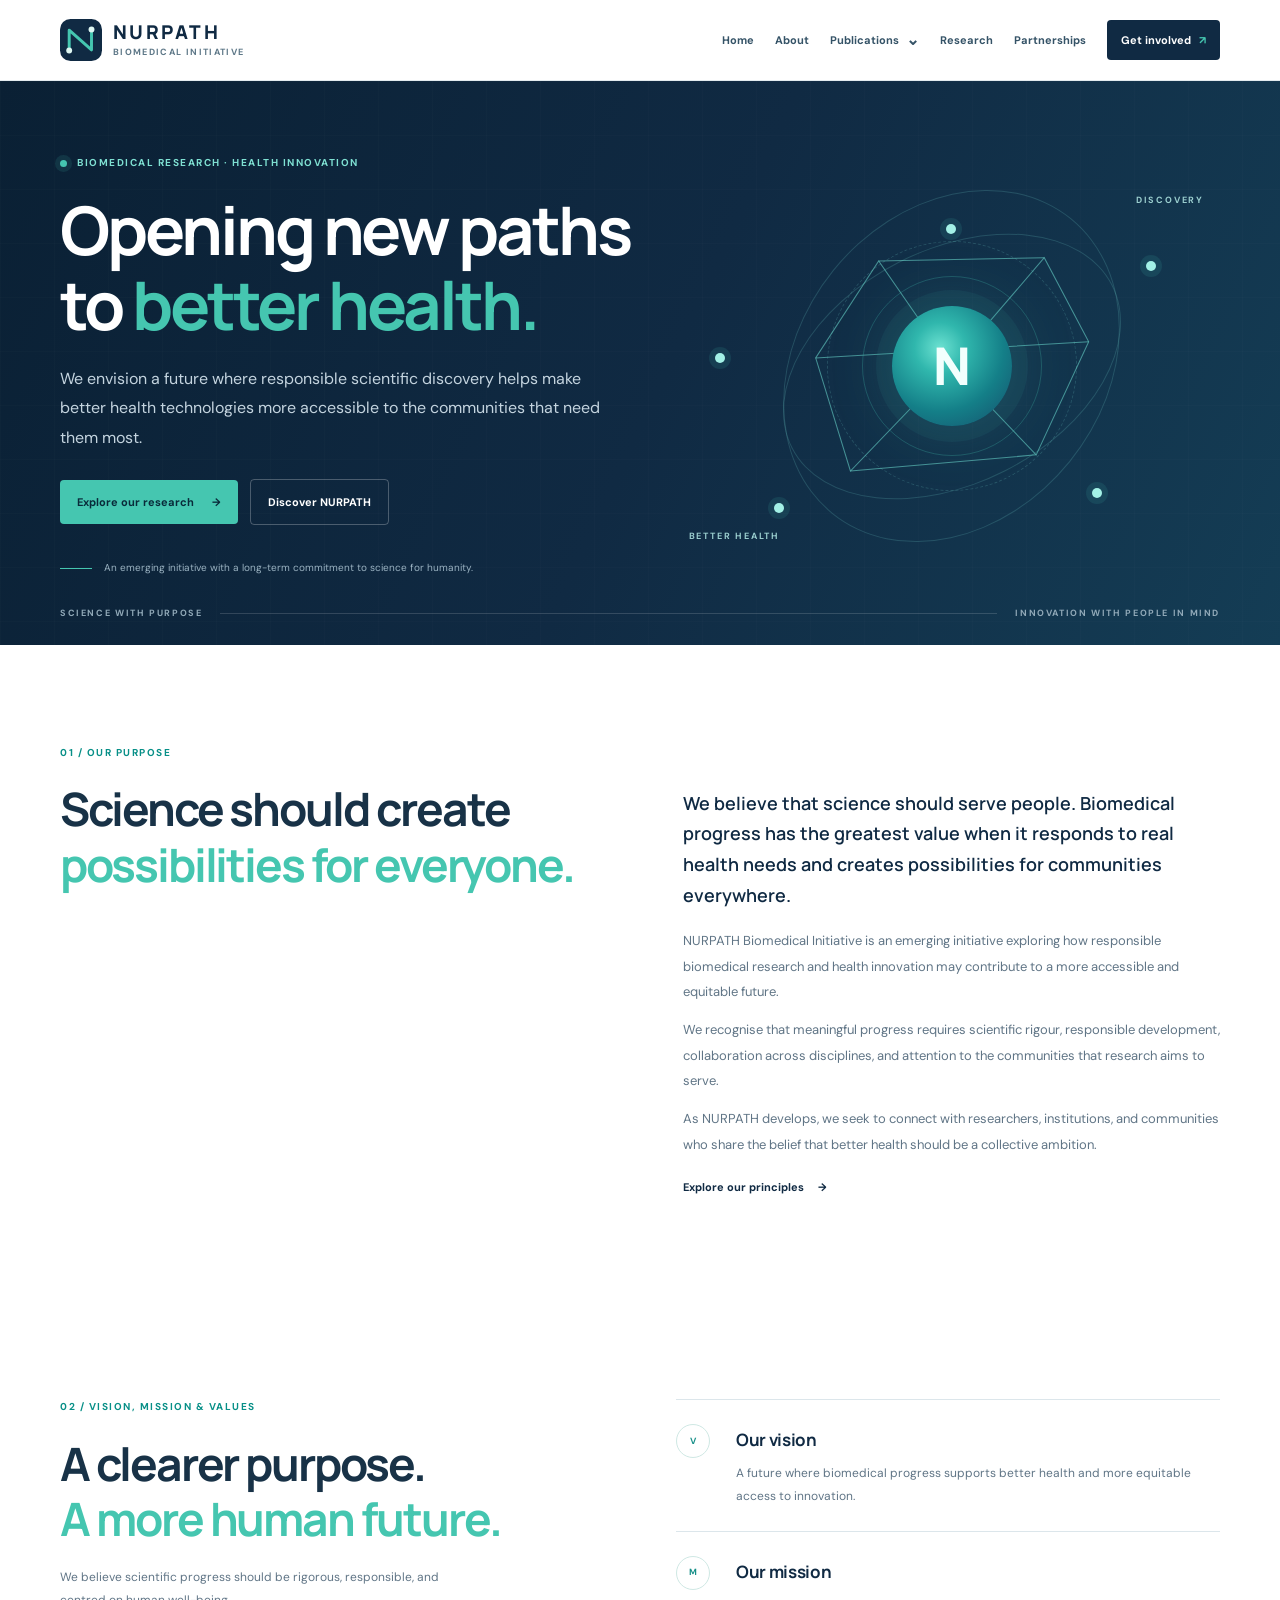
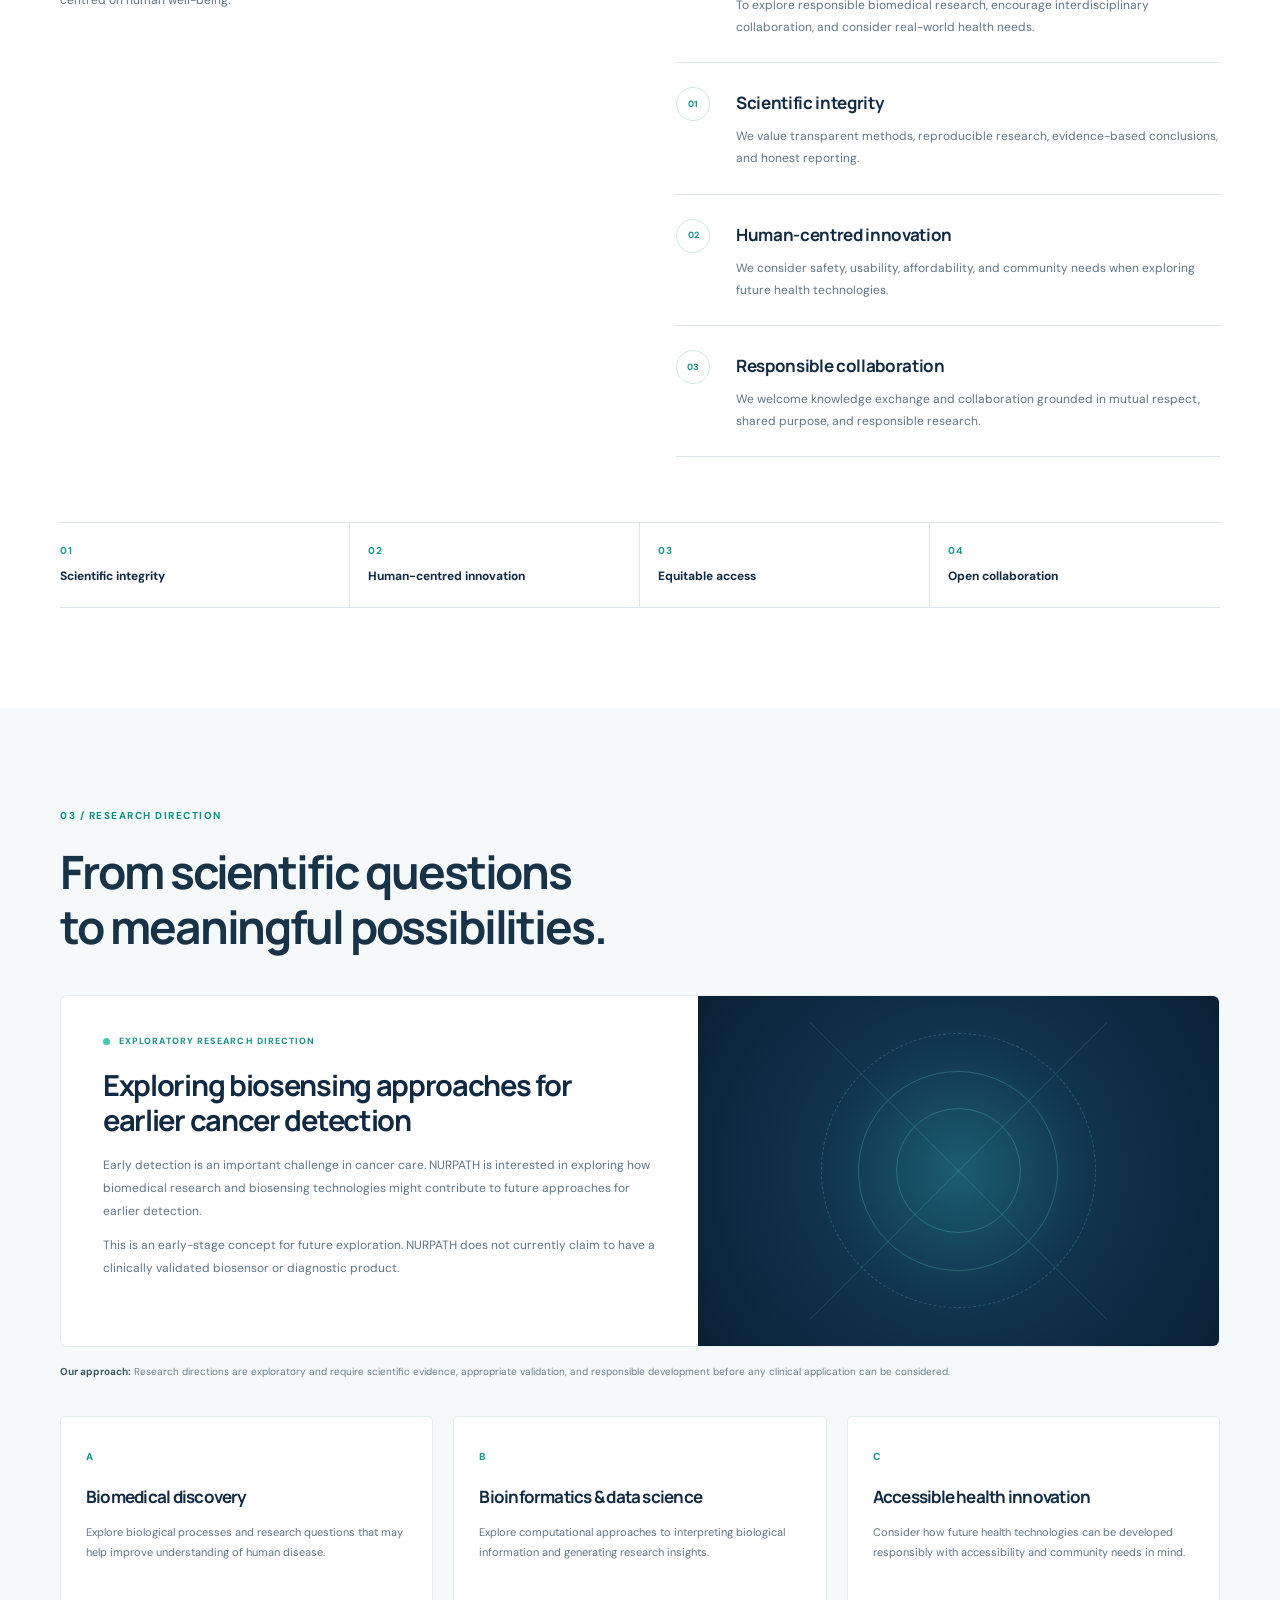
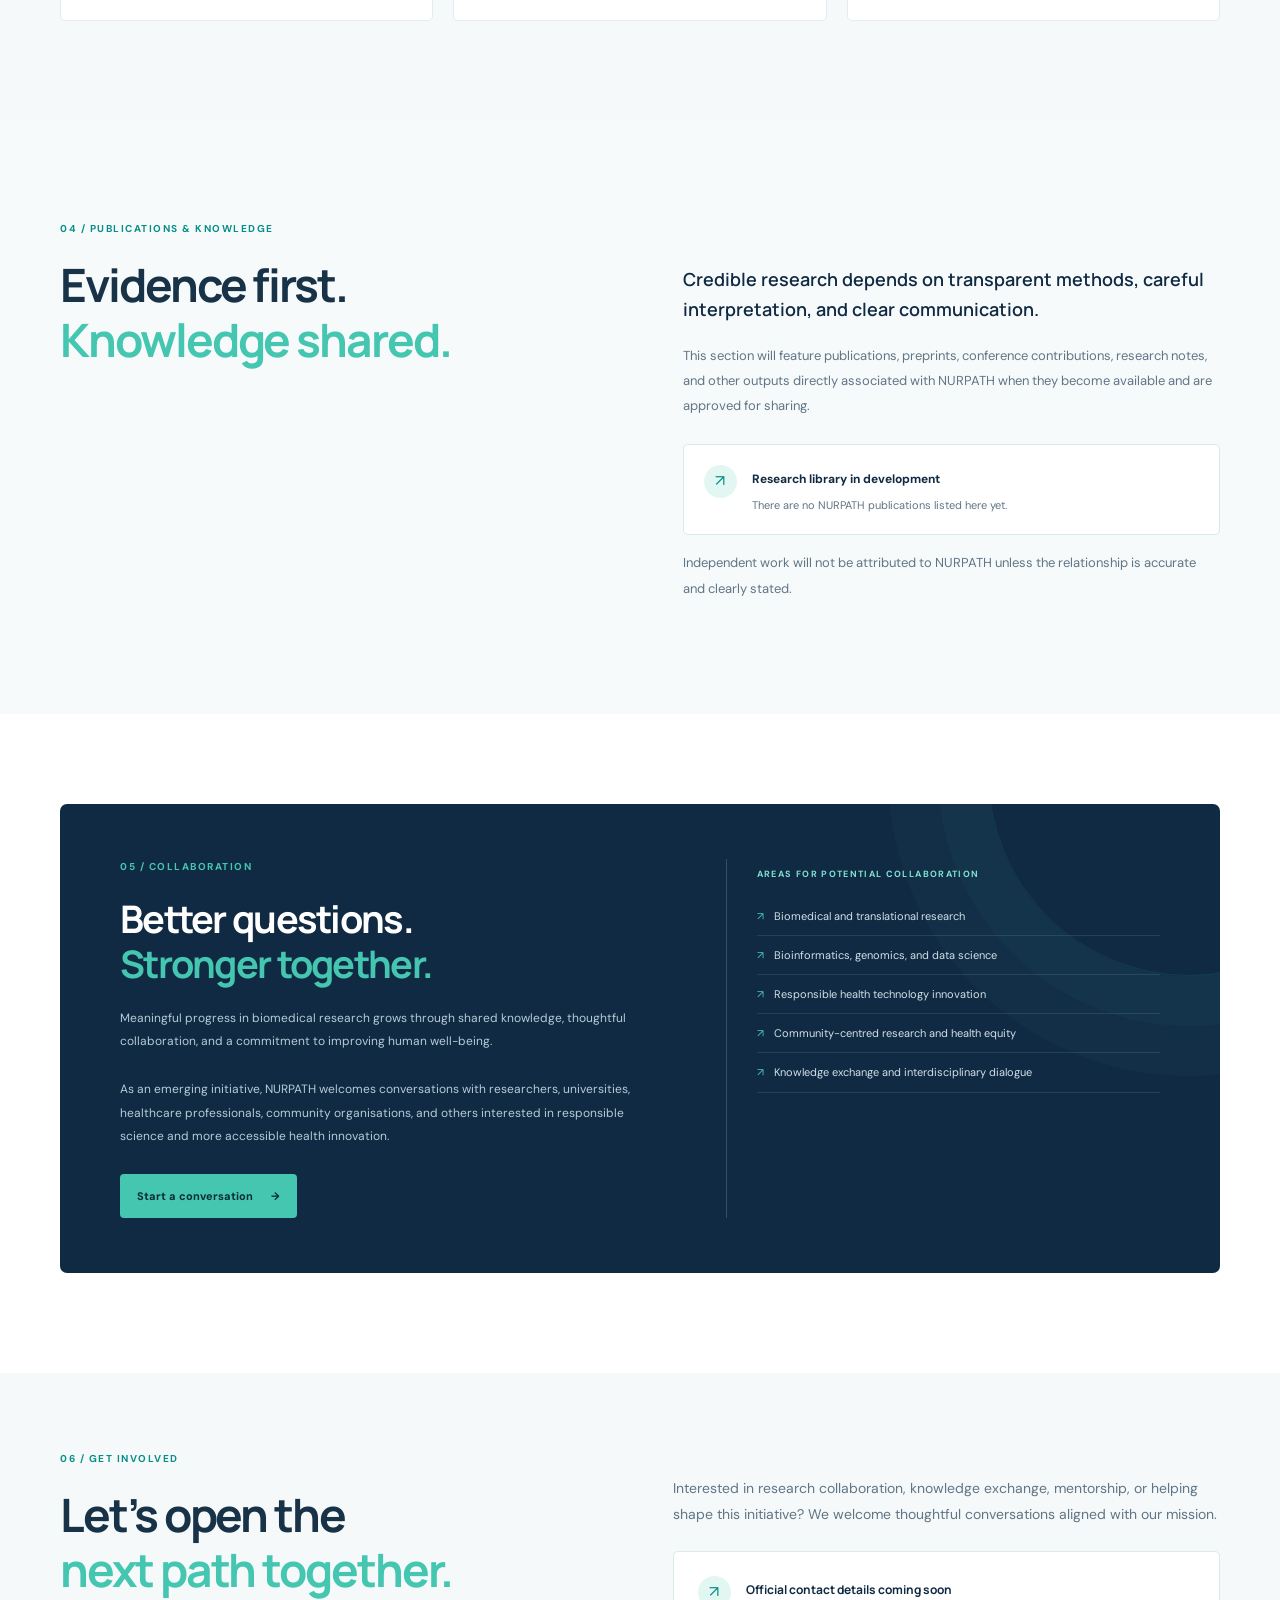
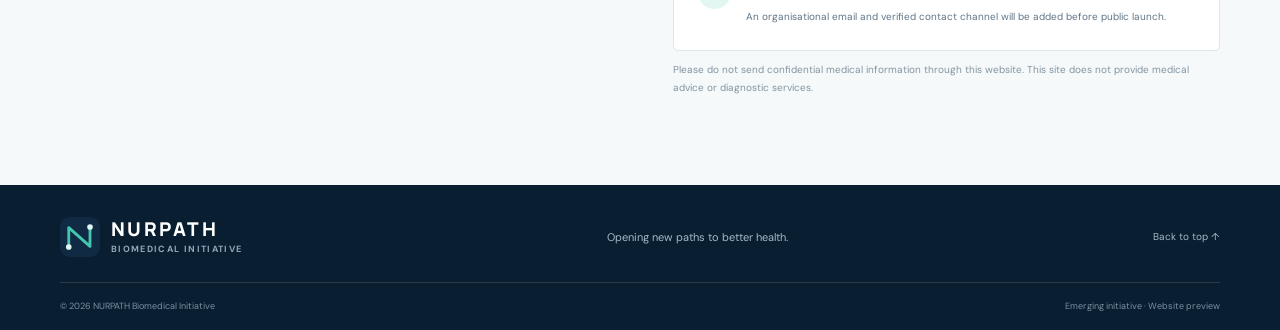
<file: index.html>
<!doctype html>
<html lang="en">
<head>
  <meta charset="utf-8">
  <meta name="viewport" content="width=device-width, initial-scale=1">
  <meta name="theme-color" content="#102a43">
  <meta name="description" content="NURPATH Biomedical Initiative explores responsible biomedical research, inclusive health innovation, and pathways toward better health.">
  <title>NURPATH Biomedical Initiative | Opening New Paths to Better Health</title>
  <link rel="icon" type="image/svg+xml" href="assets/nurpath-mark.svg">
  <link rel="preconnect" href="https://fonts.googleapis.com">
  <link rel="preconnect" href="https://fonts.gstatic.com" crossorigin>
  <link href="https://fonts.googleapis.com/css2?family=DM+Sans:wght@400;500;600;700&family=Manrope:wght@400;500;600;700;800&display=swap" rel="stylesheet">
  <link rel="stylesheet" href="styles.css">
</head>
<body>
<a class="skip-link" href="#main">Skip to content</a>

<header class="site-header">
  <div class="container nav-wrap">
    <a class="brand" href="#home" aria-label="NURPATH home">
      <img src="assets/nurpath-mark.svg" alt="" width="42" height="42">
      <span class="brand-copy">
        <strong>NURPATH</strong>
        <small>BIOMEDICAL INITIATIVE</small>
      </span>
    </a>

    <button class="menu-toggle" aria-label="Open navigation menu"
      aria-expanded="false" aria-controls="primary-nav">
      <span></span><span></span><span></span>
    </button>

    
<nav id="primary-nav" class="primary-nav" aria-label="Main navigation">
  <a href="index.html">Home</a>
  <a href="about.html">About</a>

  <div class="publication-dropdown">
    <button
      class="dropdown-toggle"
      type="button"
      aria-expanded="false"
      aria-controls="publication-menu">
      Publications
      <span class="dropdown-arrow" aria-hidden="true">⌄</span>
    </button>

    <div class="dropdown-menu" id="publication-menu">
      <a href="publications.html#journals">Journals</a>
      <a href="publications.html#articles">Articles</a>
      <a href="publications.html#conferences">Conference proceedings</a>
      <a href="publications.html#preprints">Preprints</a>
      <a href="publications.html#reports">Research reports</a>
    </div>
  </div>

  <a href="research.html">Research</a>
  <a href="partnerships.html">Partnerships</a>

  <a class="nav-cta" href="contact.html">
    Get involved <span aria-hidden="true">↗</span>
  </a>
</nav>

  </div>
</header>

<main id="main">

  <!-- HERO -->
  <section class="hero" id="home">
    <div class="hero-grid" aria-hidden="true"></div>

    <div class="container hero-layout">
      <div class="hero-copy">
        <p class="eyebrow">
          <span class="eyebrow-dot"></span>
          Biomedical research · Health innovation
        </p>

        <h1>Opening new paths<br>to <span>better health.</span></h1>

        <p class="hero-lede">
          We envision a future where responsible scientific discovery helps
          make better health technologies more accessible to the communities
          that need them most.
        </p>

        <div class="hero-actions">
          <a class="button button-primary" href="#research">
            Explore our research <span aria-hidden="true">→</span>
          </a>
          <a class="button button-quiet" href="#purpose">
            Discover NURPATH
          </a>
        </div>

        <div class="hero-note">
          <span class="note-line"></span>
          <span>An emerging initiative with a long-term commitment to science for humanity.</span>
        </div>
      </div>

      <!-- Existing NURPATH orbital illustration retained -->
      <div class="hero-art" role="img"
        aria-label="Abstract orbital illustration representing biomedical discovery and connected pathways">
        <div class="orbit orbit-one"></div>
        <div class="orbit orbit-two"></div>
        <div class="orbit orbit-three"></div>
        <div class="art-core">
          <div class="core-glow"></div>
          <span class="core-n">N</span>
        </div>
        <span class="node node-a"></span>
        <span class="node node-b"></span>
        <span class="node node-c"></span>
        <span class="node node-d"></span>
        <span class="node node-e"></span>
        <span class="art-label label-top">DISCOVERY</span>
        <span class="art-label label-bottom">BETTER HEALTH</span>
        <svg class="art-lines" viewBox="0 0 520 520" aria-hidden="true">
          <path d="M260 260 L375 126 L430 230 L365 370 L260 260 L135 390 L92 250 L170 130 L260 260"/>
          <path d="M135 390 L365 370 M170 130 L375 126 M92 250 L430 230"/>
        </svg>
      </div>
    </div>

    <div class="hero-bottom container">
      <span>SCIENCE WITH PURPOSE</span>
      <span class="hero-bottom-rule"></span>
      <span>INNOVATION WITH PEOPLE IN MIND</span>
    </div>
  </section>

  <!-- PURPOSE -->
  <section class="section-pad about" id="purpose">
    <div class="container split-grid">
      <div>
        <p class="eyebrow">01 / Our purpose</p>
        <h2>Science should create<br><span>possibilities for everyone.</span></h2>
      </div>

      <div class="body-copy">
        <p class="large-copy">
          We believe that science should serve people. Biomedical progress
          has the greatest value when it responds to real health needs and
          creates possibilities for communities everywhere.
        </p>

        <p>
          NURPATH Biomedical Initiative is an emerging initiative exploring
          how responsible biomedical research and health innovation may
          contribute to a more accessible and equitable future.
        </p>

        <p>
          We recognise that meaningful progress requires scientific rigour,
          responsible development, collaboration across disciplines, and
          attention to the communities that research aims to serve.
        </p>

        <p>
          As NURPATH develops, we seek to connect with researchers,
          institutions, and communities who share the belief that better
          health should be a collective ambition.
        </p>

        <a class="text-link" href="#principles">
          Explore our principles <span aria-hidden="true">→</span>
        </a>
      </div>
    </div>
  </section>

 
<!-- VISION, MISSION AND VALUES -->
<section class="section-pad approach" id="principles">
  <div class="container split-grid">

    <div>
      <p class="eyebrow">02 / Vision, mission &amp; values</p>

      <h2>
        A clearer purpose.<br>
        <span>A more human future.</span>
      </h2>

      <p class="side-intro">
        We believe scientific progress should be rigorous,
        responsible, and centred on human well-being.
      </p>
    </div>

    <div class="principle-list">

      <article>
        <div class="principle-icon">V</div>
        <div>
          <h3>Our vision</h3>
          <p>
            A future where biomedical progress supports better health
            and more equitable access to innovation.
          </p>
        </div>
      </article>

      <article>
        <div class="principle-icon">M</div>
        <div>
          <h3>Our mission</h3>
          <p>
            To explore responsible biomedical research, encourage
            interdisciplinary collaboration, and consider real-world
            health needs.
          </p>
        </div>
      </article>

      <article>
        <div class="principle-icon">01</div>
        <div>
          <h3>Scientific integrity</h3>
          <p>
            We value transparent methods, reproducible research,
            evidence-based conclusions, and honest reporting.
          </p>
        </div>
      </article>

      <article>
        <div class="principle-icon">02</div>
        <div>
          <h3>Human-centred innovation</h3>
          <p>
            We consider safety, usability, affordability, and community
            needs when exploring future health technologies.
          </p>
        </div>
      </article>

      <article>
        <div class="principle-icon">03</div>
        <div>
          <h3>Responsible collaboration</h3>
          <p>
            We welcome knowledge exchange and collaboration grounded
            in mutual respect, shared purpose, and responsible research.
          </p>
        </div>
      </article>

    </div>
  </div>

  <div class="container values-strip">
    <div>
      <strong>01</strong>
      <span>Scientific integrity</span>
    </div>

    <div>
      <strong>02</strong>
      <span>Human-centred innovation</span>
    </div>

    <div>
      <strong>03</strong>
      <span>Equitable access</span>
    </div>

    <div>
      <strong>04</strong>
      <span>Open collaboration</span>
    </div>
  </div>
</section>


  <!-- RESEARCH -->
  <section class="section-pad research" id="research">
    <div class="container">
      <div class="section-heading">
        <div>
          <p class="eyebrow">03 / Research direction</p>
          <h2>From scientific questions<br>to meaningful possibilities.</h2>
        </div>
      </div>

      <article class="project-feature">
        <div class="project-copy">
          <p class="card-kicker">
            <span class="status-dot"></span>
            Exploratory research direction
          </p>
          <h3>Exploring biosensing approaches for earlier cancer detection</h3>
          <p>
            Early detection is an important challenge in cancer care.
            NURPATH is interested in exploring how biomedical research and
            biosensing technologies might contribute to future approaches
            for earlier detection.
          </p>
          <p>
            This is an early-stage concept for future exploration.
            NURPATH does not currently claim to have a clinically validated
            biosensor or diagnostic product.
          </p>
        </div>

        <div class="project-visual" aria-hidden="true">
          <div class="scan-ring ring-1"></div>
          <div class="scan-ring ring-2"></div>
          <div class="scan-ring ring-3"></div>
        </div>
      </article>

      <p class="research-disclaimer">
        <strong>Our approach:</strong> Research directions are exploratory
        and require scientific evidence, appropriate validation, and
        responsible development before any clinical application can be considered.
      </p>

      <div class="three-cards">
        <article class="info-card">
          <span class="card-letter">A</span>
          <h4>Biomedical discovery</h4>
          <p>
            Explore biological processes and research questions that may
            help improve understanding of human disease.
          </p>
        </article>

        <article class="info-card">
          <span class="card-letter">B</span>
          <h4>Bioinformatics & data science</h4>
          <p>
            Explore computational approaches to interpreting biological
            information and generating research insights.
          </p>
        </article>

        <article class="info-card">
          <span class="card-letter">C</span>
          <h4>Accessible health innovation</h4>
          <p>
            Consider how future health technologies can be developed
            responsibly with accessibility and community needs in mind.
          </p>
        </article>
      </div>
    </div>
  </section>

  <!-- KNOWLEDGE AND PUBLICATIONS -->
  <section class="section-pad publications" id="publications">
    <div class="container split-grid">
      <div>
        <p class="eyebrow">04 / Publications & knowledge</p>
        <h2>Evidence first.<br><span>Knowledge shared.</span></h2>
      </div>

      <div class="body-copy">
        <p class="large-copy">
          Credible research depends on transparent methods, careful
          interpretation, and clear communication.
        </p>

        <p>
          This section will feature publications, preprints, conference
          contributions, research notes, and other outputs directly
          associated with NURPATH when they become available and are
          approved for sharing.
        </p>

        <div class="empty-state">
          <span class="empty-icon">↗</span>
          <div>
            <strong>Research library in development</strong>
            <p>There are no NURPATH publications listed here yet.</p>
          </div>
        </div>

        <p class="small-note">
          Independent work will not be attributed to NURPATH unless the
          relationship is accurate and clearly stated.
        </p>
      </div>
    </div>
  </section>

  <!-- COLLABORATION -->
  <section class="section-pad partnerships" id="partnerships">
    <div class="container partnership-panel">
      <div>
        <p class="eyebrow">05 / Collaboration</p>
        <h2>Better questions.<br><span>Stronger together.</span></h2>
        <p>
          Meaningful progress in biomedical research grows through shared
          knowledge, thoughtful collaboration, and a commitment to improving
          human well-being.
        </p>
        <p>
          As an emerging initiative, NURPATH welcomes conversations with
          researchers, universities, healthcare professionals, community
          organisations, and others interested in responsible science and
          more accessible health innovation.
        </p>
        <a class="button button-primary" href="#contact">
          Start a conversation <span aria-hidden="true">→</span>
        </a>
      </div>

      <div class="partner-list">
        <p>AREAS FOR POTENTIAL COLLABORATION</p>
        <ul>
          <li>Biomedical and translational research</li>
          <li>Bioinformatics, genomics, and data science</li>
          <li>Responsible health technology innovation</li>
          <li>Community-centred research and health equity</li>
          <li>Knowledge exchange and interdisciplinary dialogue</li>
        </ul>
      </div>
    </div>
  </section>

  <!-- CONTACT -->
  <section class="section-pad contact" id="contact">
    <div class="container contact-layout">
      <div>
        <p class="eyebrow">06 / Get involved</p>
        <h2>Let’s open the<br><span>next path together.</span></h2>
      </div>

      <div class="contact-copy">
        <p>
          Interested in research collaboration, knowledge exchange,
          mentorship, or helping shape this initiative? We welcome thoughtful
          conversations aligned with our mission.
        </p>

        <div class="contact-placeholder">
          <span class="contact-icon">↗</span>
          <div>
            <strong>Official contact details coming soon</strong>
            <p>
              An organisational email and verified contact channel will be
              added before public launch.
            </p>
          </div>
        </div>

        <p class="small-note">
          Please do not send confidential medical information through this
          website. This site does not provide medical advice or diagnostic services.
        </p>
      </div>
    </div>
  </section>

</main>

<footer class="site-footer">
  <div class="container footer-main">
    <a class="brand footer-brand" href="#home" aria-label="NURPATH home">
      <img src="assets/nurpath-mark.svg" alt="" width="40" height="40">
      <span class="brand-copy">
        <strong>NURPATH</strong>
        <small>BIOMEDICAL INITIATIVE</small>
      </span>
    </a>

    <p>Opening new paths to better health.</p>
    <a class="back-top" href="#home">Back to top ↑</a>
  </div>

  <div class="container footer-bottom">
    <span>© <span id="year">2026</span> NURPATH Biomedical Initiative</span>
    <span>Emerging initiative · Website preview</span>
  </div>
</footer>

<script src="script.js"></script>
</body>
</html>
</file>
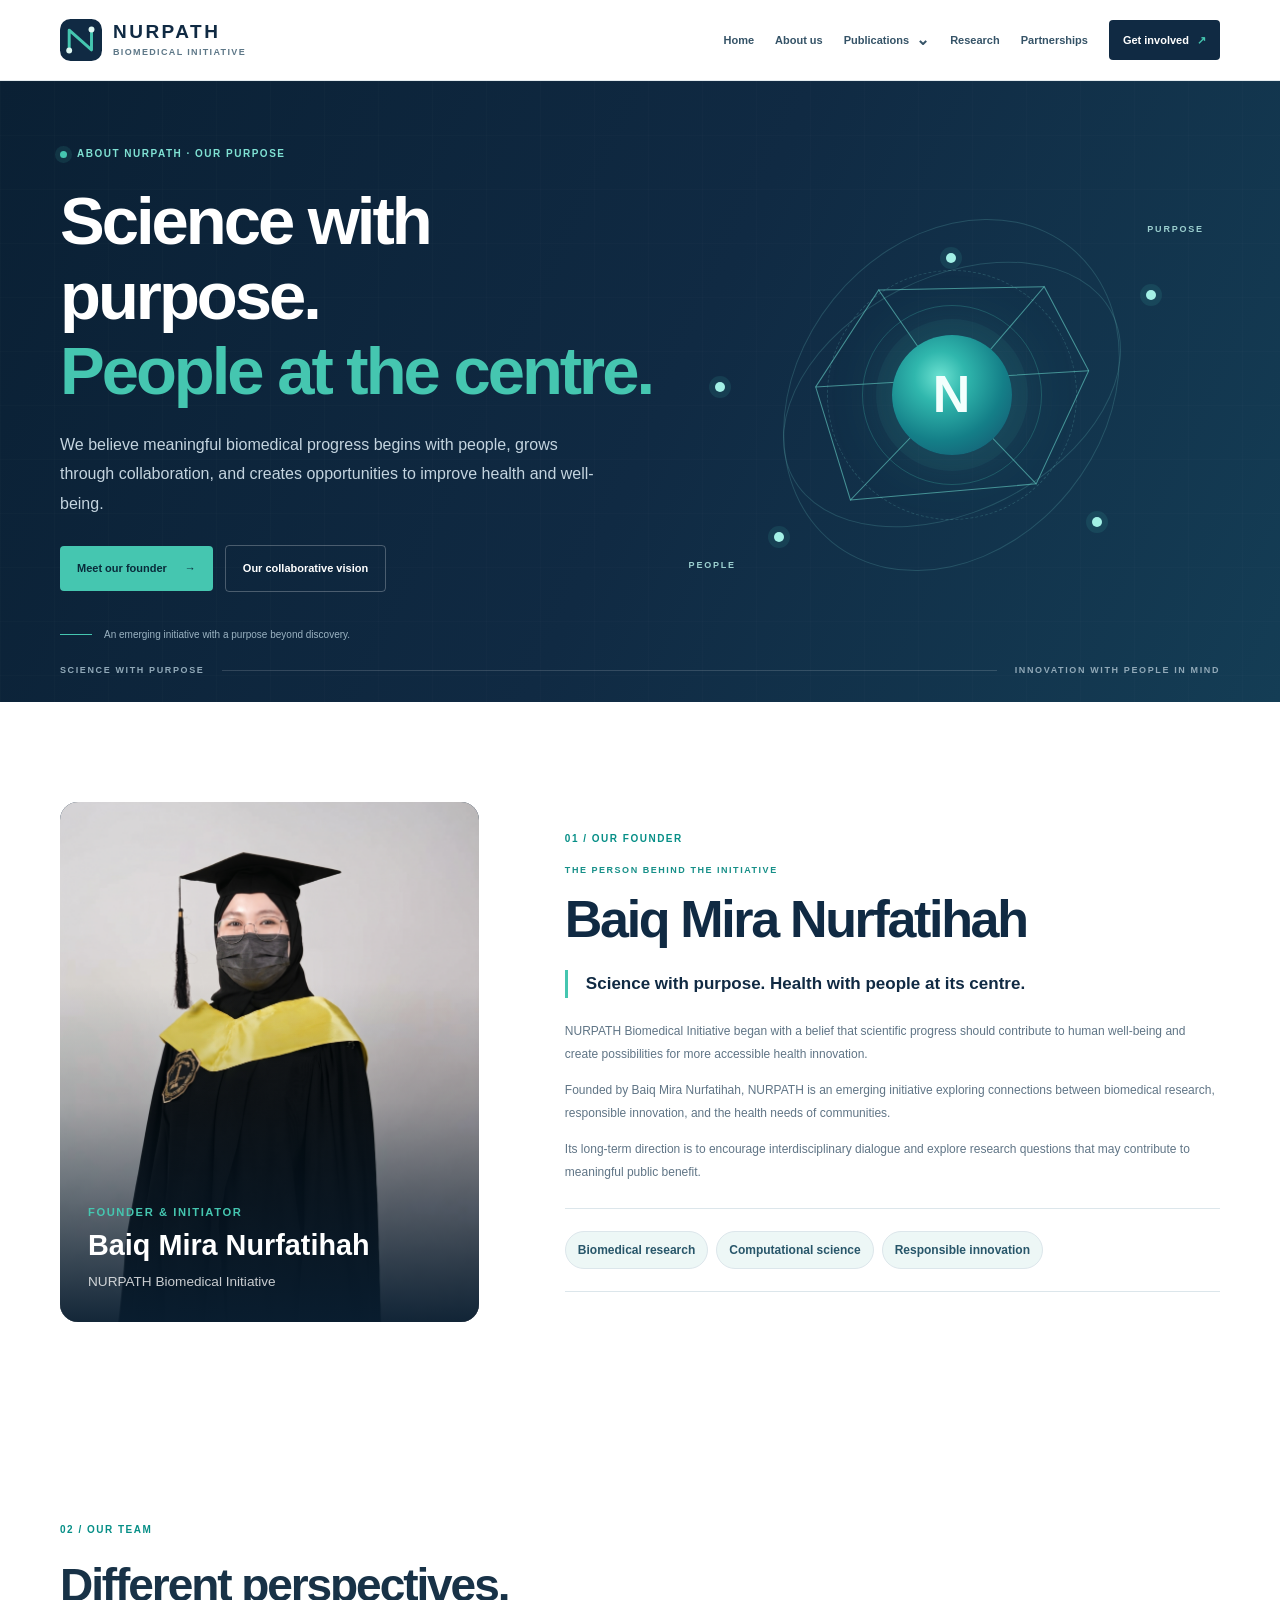
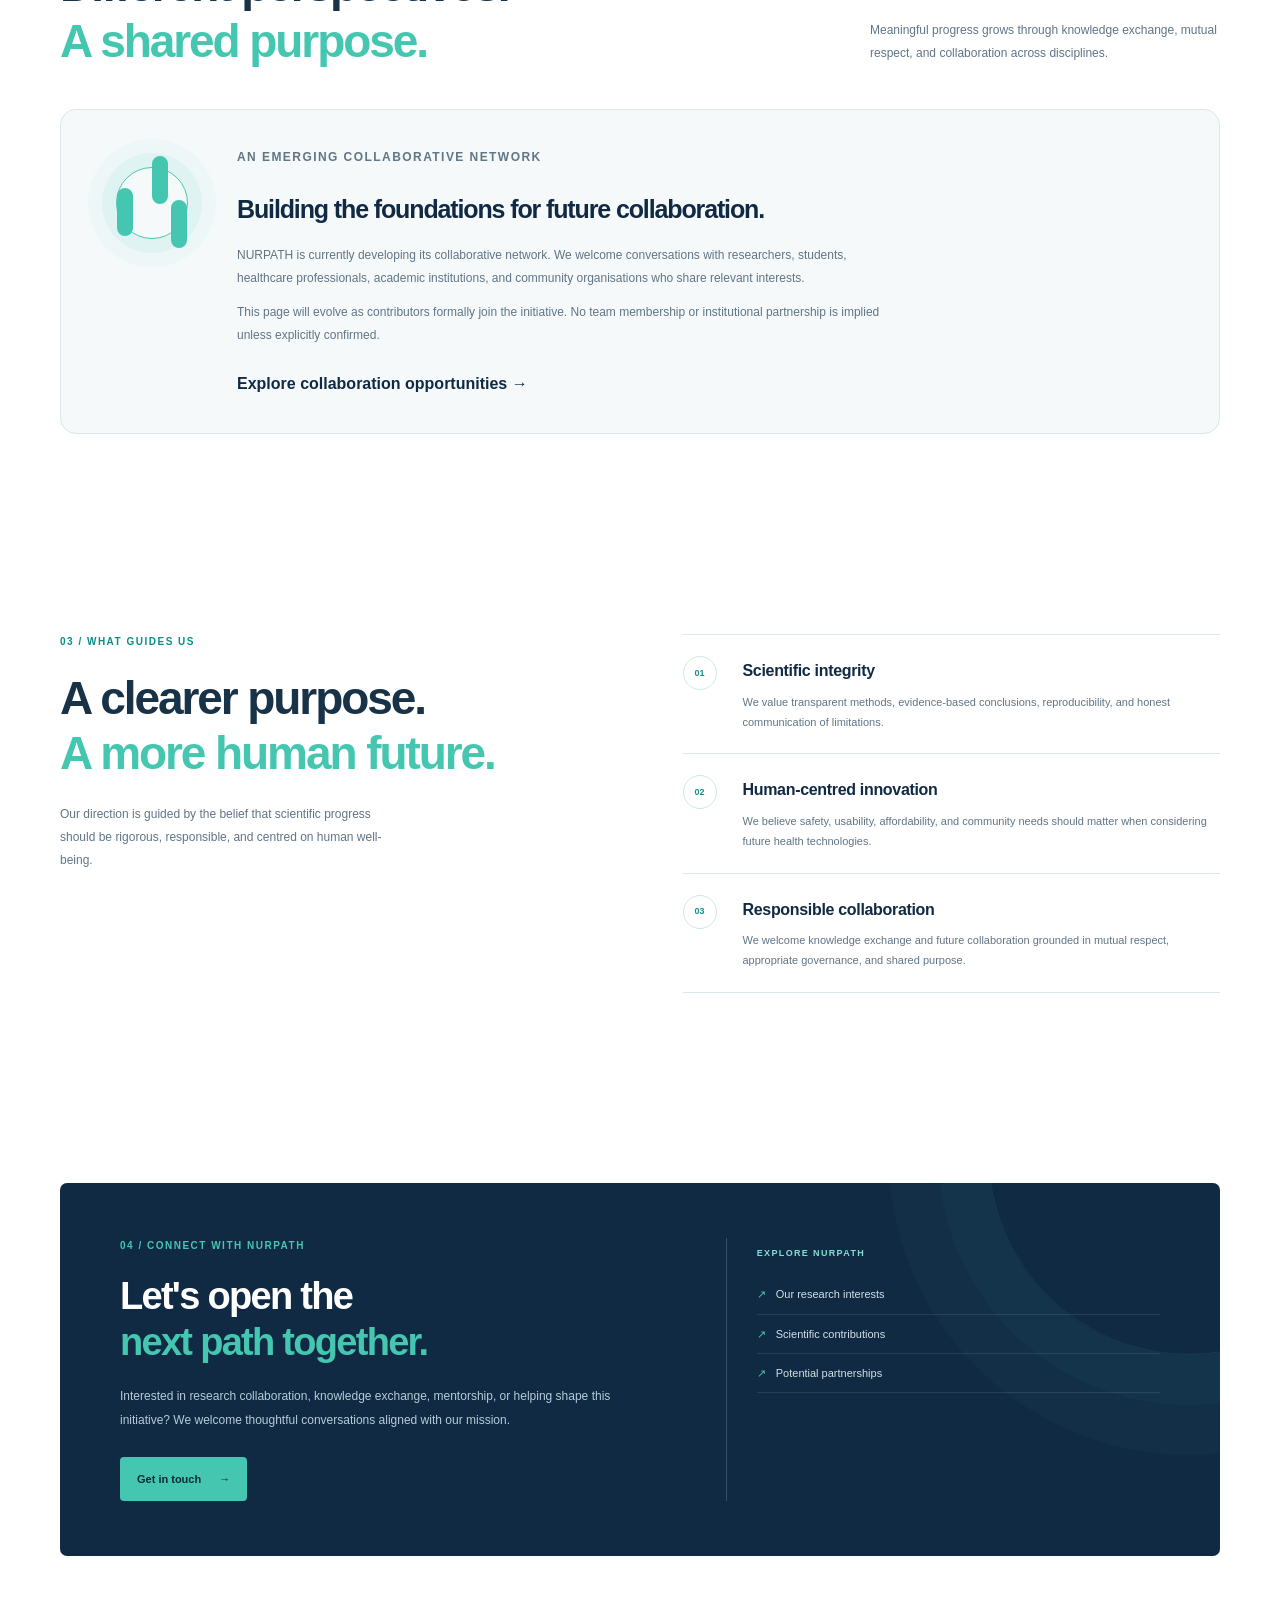
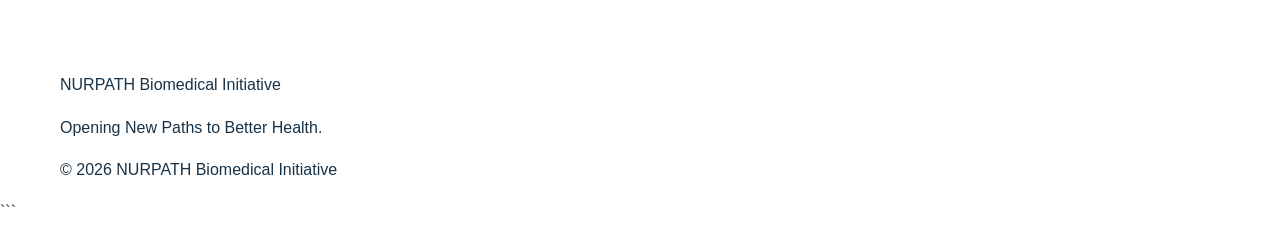
<file: about.html>
<!DOCTYPE html>
<html lang="en">
<head>
  <meta charset="UTF-8">
  <meta name="viewport" content="width=device-width, initial-scale=1.0">
  <meta name="description" content="Meet the founder and learn about the people and collaborative vision behind NURPATH Biomedical Initiative.">
  <title>About Us | NURPATH Biomedical Initiative</title>
  <link rel="stylesheet" href="styles.css">
</head>
<body>

  
<header class="site-header">
  <div class="container nav-wrap">

    <a class="brand" href="index.html" aria-label="NURPATH home">
      <img src="assets/nurpath-mark.svg" alt="" width="42" height="42">
      <span class="brand-copy">
        <strong>NURPATH</strong>
        <small>BIOMEDICAL INITIATIVE</small>
      </span>
    </a>

    <button
      class="menu-toggle"
      type="button"
      aria-label="Open navigation menu"
      aria-expanded="false"
      aria-controls="primary-nav">
      <span></span>
      <span></span>
      <span></span>
    </button>

    <nav id="primary-nav" class="primary-nav" aria-label="Main navigation">
      <a href="index.html">Home</a>
      <a href="about.html" aria-current="page">About us</a>

      <div class="publication-dropdown">
        <button
          class="dropdown-toggle"
          type="button"
          aria-expanded="false"
          aria-controls="publication-menu">
          Publications
          <span class="dropdown-arrow" aria-hidden="true">⌄</span>
        </button>

        <div class="dropdown-menu" id="publication-menu">
          <a href="publications.html#journals">Journals</a>
          <a href="publications.html#articles">Articles</a>
          <a href="publications.html#conferences">Conference proceedings</a>
          <a href="publications.html#preprints">Preprints</a>
          <a href="publications.html#reports">Research reports</a>
        </div>
      </div>

      <a href="research.html">Research</a>
      <a href="partnerships.html">Partnerships</a>

      <a class="nav-cta" href="contact.html">
        Get involved <span aria-hidden="true">↗</span>
      </a>
    </nav>

  </div>
</header>


 
<main id="main">

  <!-- ABOUT HERO -->
  <section class="hero">
    <div class="hero-grid" aria-hidden="true"></div>

    <div class="container hero-layout">
      <div class="hero-copy">
        <p class="eyebrow">
          <span class="eyebrow-dot"></span>
          ABOUT NURPATH · OUR PURPOSE
        </p>

        <h1>Science with purpose.<br><span>People at the centre.</span></h1>

        <p class="hero-lede">
          We believe meaningful biomedical progress begins with people,
          grows through collaboration, and creates opportunities to
          improve health and well-being.
        </p>

        <div class="hero-actions">
          <a class="button button-primary" href="#founder">
            Meet our founder <span aria-hidden="true">→</span>
          </a>
          <a class="button button-quiet" href="#our-team">
            Our collaborative vision
          </a>
        </div>

        <div class="hero-note">
          <span class="note-line"></span>
          <span>An emerging initiative with a purpose beyond discovery.</span>
        </div>
      </div>

      <div class="hero-art" role="img"
        aria-label="Abstract orbital illustration representing biomedical discovery">
        <div class="orbit orbit-one"></div>
        <div class="orbit orbit-two"></div>
        <div class="orbit orbit-three"></div>
        <div class="art-core">
          <div class="core-glow"></div>
          <span class="core-n">N</span>
        </div>
        <span class="node node-a"></span>
        <span class="node node-b"></span>
        <span class="node node-c"></span>
        <span class="node node-d"></span>
        <span class="node node-e"></span>
        <svg class="art-lines" viewBox="0 0 520 520" aria-hidden="true">
          <path d="M260 260 L375 126 L430 230 L365 370 L260 260 L135 390 L92 250 L170 130 L260 260"/>
          <path d="M135 390 L365 370 M170 130 L375 126 M92 250 L430 230"/>
        </svg>
        <span class="art-label label-top">PURPOSE</span>
        <span class="art-label label-bottom">PEOPLE</span>
      </div>
    </div>

    <div class="hero-bottom container">
      <span>SCIENCE WITH PURPOSE</span>
      <span class="hero-bottom-rule"></span>
      <span>INNOVATION WITH PEOPLE IN MIND</span>
    </div>
  </section>

  <!-- FOUNDER -->
  <section class="section-pad founder" id="founder">
    <div class="container founder-layout">

      
<div class="founder-visual founder-photo-frame">
  <img
    class="founder-photo"
    src="assets/founder-photo.jpg"
    alt="Baiq Mira Nurfatihah in academic graduation attire"
    loading="lazy"
  >

  <div class="founder-photo-caption">
    <span>FOUNDER &amp; INITIATOR</span>
    <strong>Baiq Mira Nurfatihah</strong>
    <small>NURPATH Biomedical Initiative</small>
  </div>
</div>


      <div class="founder-copy">
        <p class="eyebrow">01 / Our founder</p>

        <p class="founder-label">THE PERSON BEHIND THE INITIATIVE</p>

        <h2>Baiq Mira Nurfatihah</h2>

        <p class="founder-statement">
          Science with purpose. Health with people at its centre.
        </p>

        <p>
          NURPATH Biomedical Initiative began with a belief that
          scientific progress should contribute to human well-being
          and create possibilities for more accessible health innovation.
        </p>

        <p>
          Founded by Baiq Mira Nurfatihah, NURPATH is an emerging
          initiative exploring connections between biomedical research,
          responsible innovation, and the health needs of communities.
        </p>

        <p>
          Its long-term direction is to encourage interdisciplinary
          dialogue and explore research questions that may contribute
          to meaningful public benefit.
        </p>

        <div class="founder-focus">
          <b>Biomedical research</b>
          <b>Computational science</b>
          <b>Responsible innovation</b>
        </div>
      </div>

    </div>
  </section>

  <!-- TEAM -->
  <section class="section-pad team" id="our-team">
    <div class="container">

      <div class="section-heading">
        <div>
          <p class="eyebrow">02 / Our team</p>
          <h2>Different perspectives.<br><span>A shared purpose.</span></h2>
        </div>
        <p class="section-intro">
          Meaningful progress grows through knowledge exchange,
          mutual respect, and collaboration across disciplines.
        </p>
      </div>

      <div class="team-notice">
        <div class="team-symbol" aria-hidden="true">
          <span></span>
          <span></span>
          <span></span>
        </div>

        <div>
          <p class="card-kicker">AN EMERGING COLLABORATIVE NETWORK</p>
          <h3>Building the foundations for future collaboration.</h3>

          <p>
            NURPATH is currently developing its collaborative network.
            We welcome conversations with researchers, students,
            healthcare professionals, academic institutions, and
            community organisations who share relevant interests.
          </p>

          <p>
            This page will evolve as contributors formally join the
            initiative. No team membership or institutional partnership
            is implied unless explicitly confirmed.
          </p>

          <a href="partnerships.html">
            Explore collaboration opportunities
            <span aria-hidden="true">→</span>
          </a>
        </div>
      </div>

    </div>
  </section>

  <!-- VALUES -->
  <section class="section-pad approach" id="our-values">
    <div class="container split-grid">
      <div>
        <p class="eyebrow">03 / What guides us</p>
        <h2>A clearer purpose.<br><span>A more human future.</span></h2>

        <p class="side-intro">
          Our direction is guided by the belief that scientific
          progress should be rigorous, responsible, and centred
          on human well-being.
        </p>
      </div>

      <div class="principle-list">
        <article>
          <div class="principle-icon">01</div>
          <div>
            <h3>Scientific integrity</h3>
            <p>
              We value transparent methods, evidence-based conclusions,
              reproducibility, and honest communication of limitations.
            </p>
          </div>
        </article>

        <article>
          <div class="principle-icon">02</div>
          <div>
            <h3>Human-centred innovation</h3>
            <p>
              We believe safety, usability, affordability, and community
              needs should matter when considering future health technologies.
            </p>
          </div>
        </article>

        <article>
          <div class="principle-icon">03</div>
          <div>
            <h3>Responsible collaboration</h3>
            <p>
              We welcome knowledge exchange and future collaboration
              grounded in mutual respect, appropriate governance,
              and shared purpose.
            </p>
          </div>
        </article>
      </div>
    </div>
  </section>

  <!-- CALL TO ACTION -->
  <section class="section-pad partnerships">
    <div class="container partnership-panel">
      <div>
        <p class="eyebrow">04 / Connect with NURPATH</p>
        <h2>Let's open the<br><span>next path together.</span></h2>

        <p>
          Interested in research collaboration, knowledge exchange,
          mentorship, or helping shape this initiative? We welcome
          thoughtful conversations aligned with our mission.
        </p>

        <a class="button button-primary" href="contact.html">
          Get in touch <span aria-hidden="true">→</span>
        </a>
      </div>

      <div class="partner-list">
        <p>EXPLORE NURPATH</p>
        <ul>
          <li><a href="research.html">Our research interests</a></li>
          <li><a href="publications.html">Scientific contributions</a></li>
          <li><a href="partnerships.html">Potential partnerships</a></li>
        </ul>
      </div>
    </div>
  </section>

</main>


  <footer>
    <div class="container">
      <p>NURPATH Biomedical Initiative</p>
      <p>Opening New Paths to Better Health.</p>
      <p>&copy; 2026 NURPATH Biomedical Initiative</p>
    </div>
  </footer>

  <script src="script.js" defer></script>
</body>
</html>
```
</file>
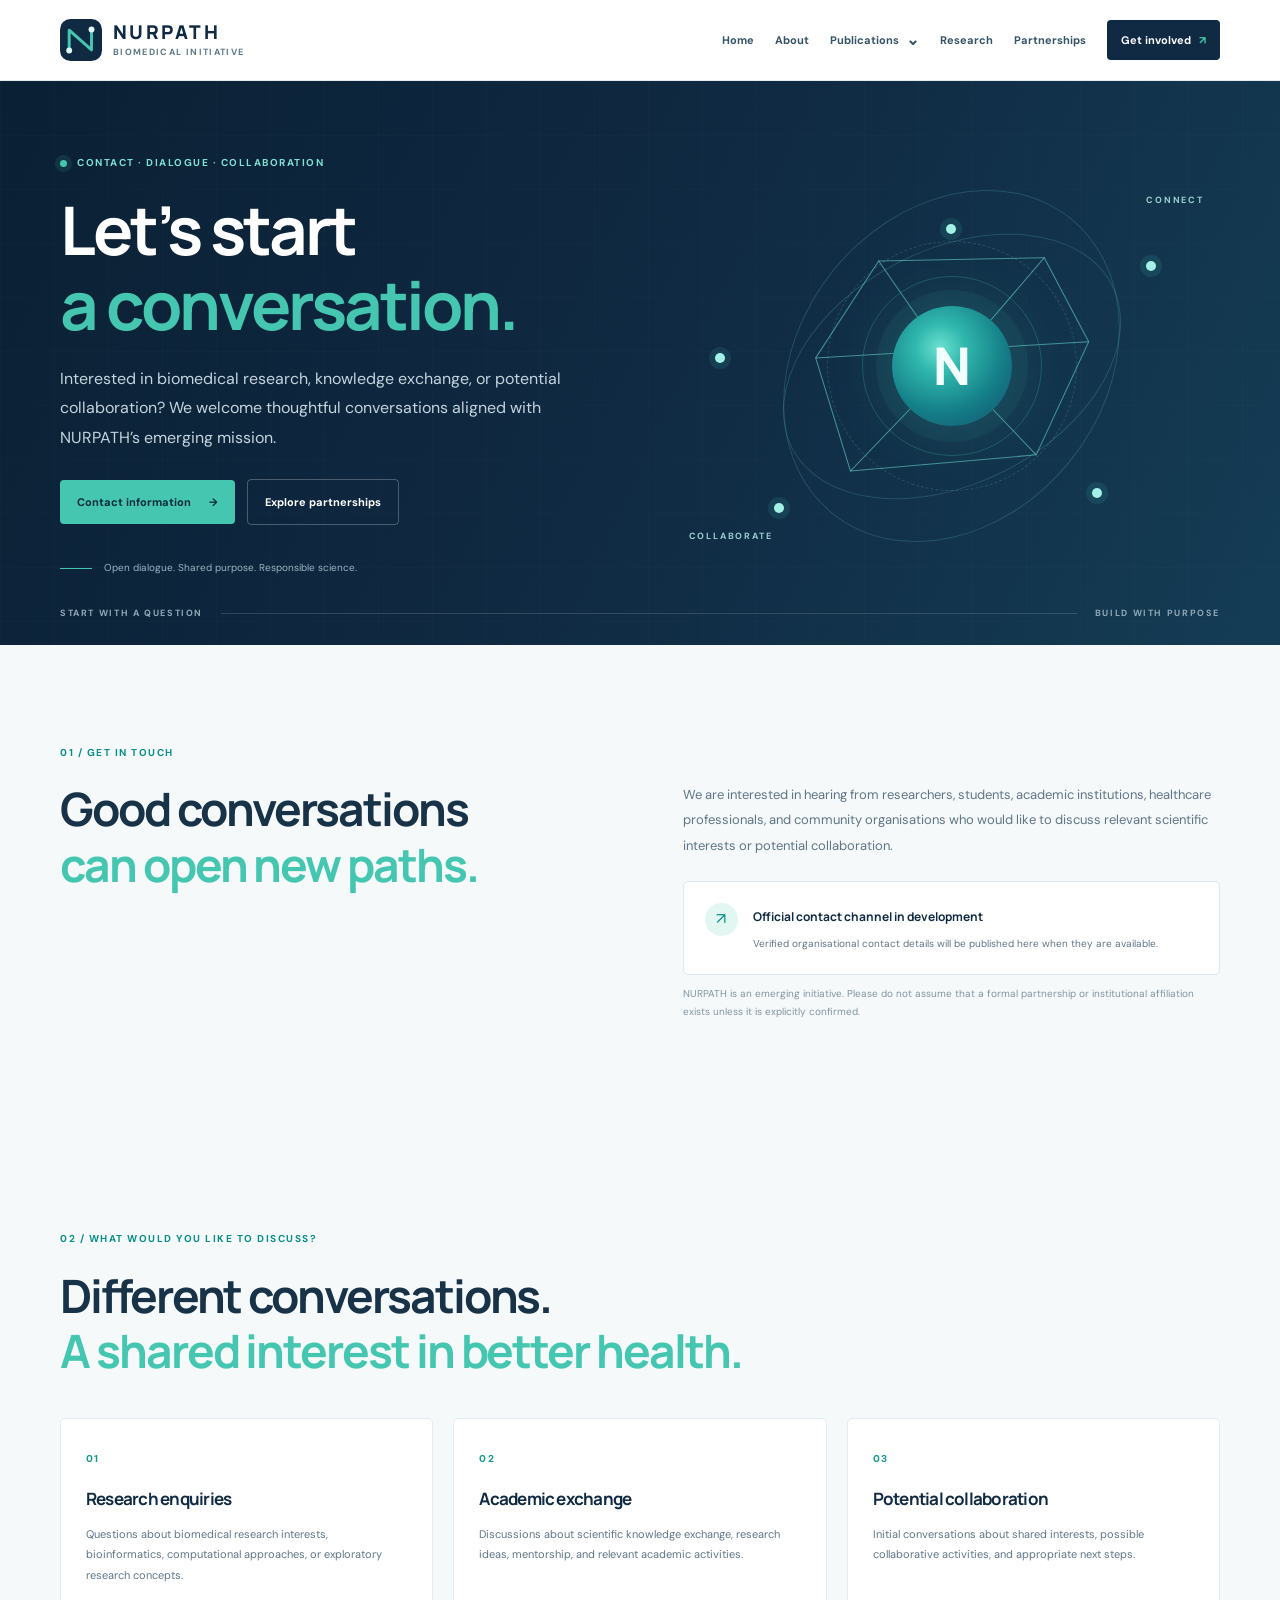
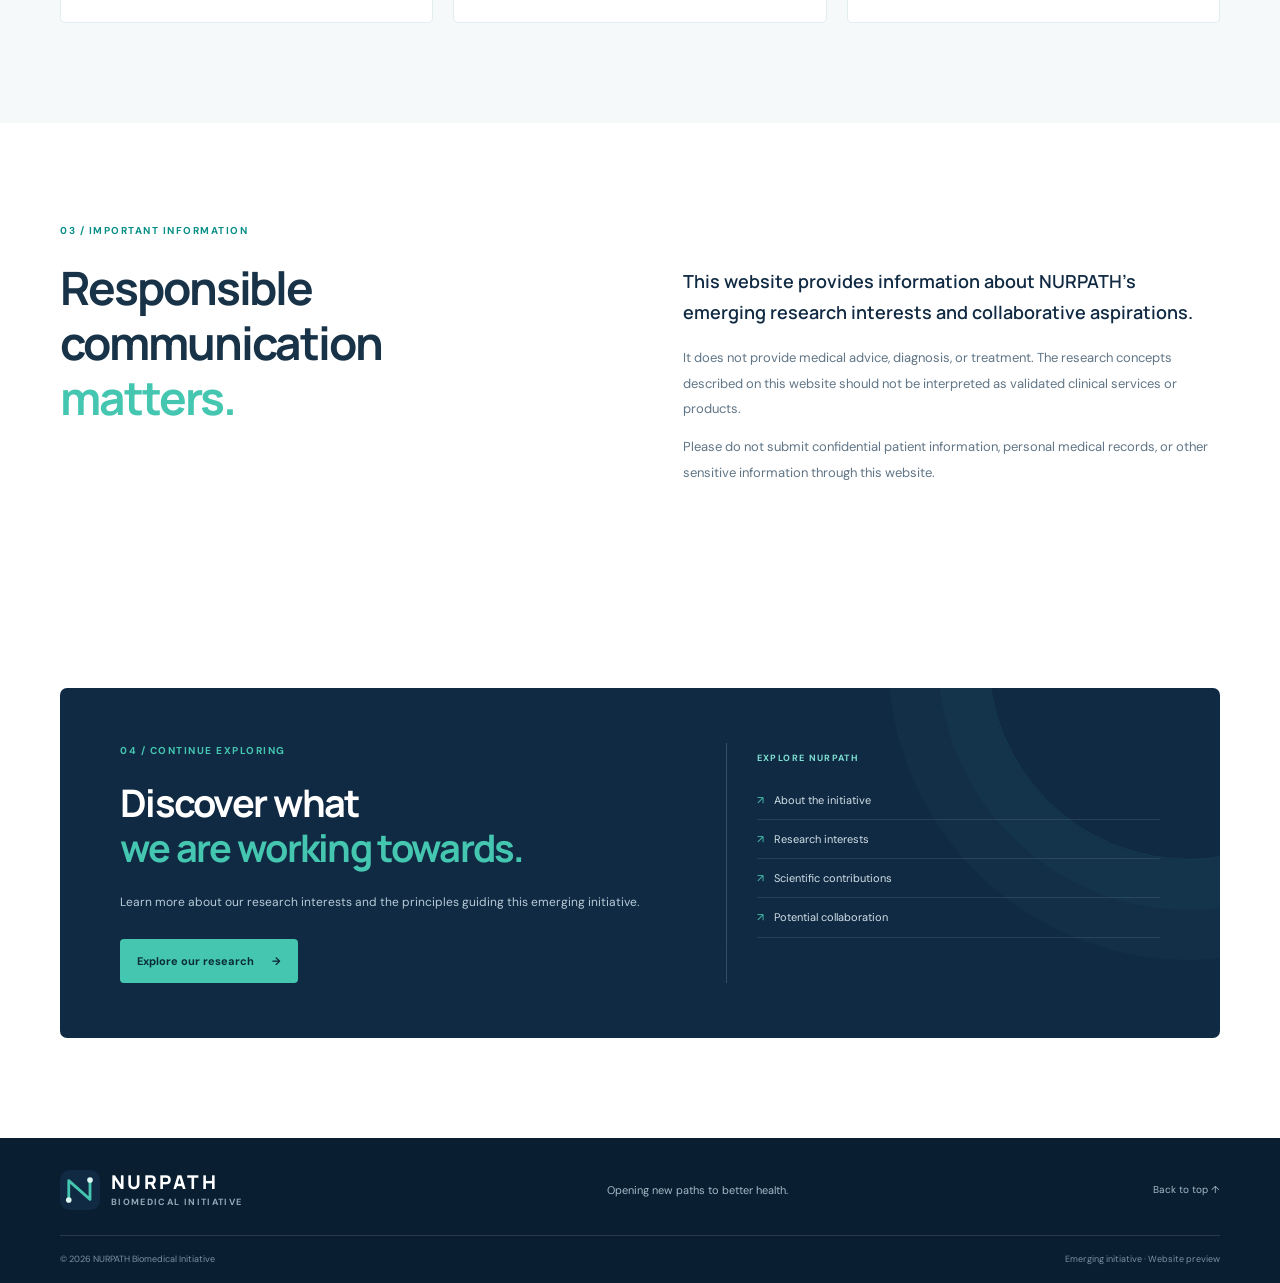
<file: contact.html>
<!doctype html>
<html lang="en">
<head>
  <meta charset="utf-8">
  <meta name="viewport" content="width=device-width, initial-scale=1">
  <meta name="theme-color" content="#102a43">
  <meta name="description" content="Contact NURPATH Biomedical Initiative about research interests, knowledge exchange, and potential collaboration.">
  <title>Contact | NURPATH Biomedical Initiative</title>

  <link rel="icon" type="image/svg+xml" href="assets/nurpath-mark.svg">
  <link rel="preconnect" href="https://fonts.googleapis.com">
  <link rel="preconnect" href="https://fonts.gstatic.com" crossorigin>
  <link href="https://fonts.googleapis.com/css2?family=DM+Sans:wght@400;500;600;700&family=Manrope:wght@400;500;600;700;800&display=swap" rel="stylesheet">
  <link rel="stylesheet" href="styles.css">
</head>

<body>
<a class="skip-link" href="#main">Skip to content</a>

<header class="site-header">
  <div class="container nav-wrap">
    <a class="brand" href="index.html" aria-label="NURPATH home">
      <img src="assets/nurpath-mark.svg" alt="" width="42" height="42">
      <span class="brand-copy">
        <strong>NURPATH</strong>
        <small>BIOMEDICAL INITIATIVE</small>
      </span>
    </a>

    <button class="menu-toggle" type="button"
      aria-label="Open navigation menu"
      aria-expanded="false" aria-controls="primary-nav">
      <span></span><span></span><span></span>
    </button>

    <nav id="primary-nav" class="primary-nav" aria-label="Main navigation">
      <a href="index.html">Home</a>
      <a href="about.html">About</a>

      <div class="publication-dropdown">
        <button class="dropdown-toggle" type="button"
          aria-expanded="false" aria-controls="publication-menu">
          Publications <span class="dropdown-arrow" aria-hidden="true">⌄</span>
        </button>
        <div class="dropdown-menu" id="publication-menu">
          <a href="publications.html#journals">Journals</a>
          <a href="publications.html#articles">Articles</a>
          <a href="publications.html#conferences">Conference proceedings</a>
          <a href="publications.html#preprints">Preprints</a>
          <a href="publications.html#reports">Research reports</a>
        </div>
      </div>

      <a href="research.html">Research</a>
      <a href="partnerships.html">Partnerships</a>
      <a class="nav-cta" href="contact.html" aria-current="page">
        Get involved <span aria-hidden="true">↗</span>
      </a>
    </nav>
  </div>
</header>

<main id="main">

  <!-- CONTACT HERO -->
  <section class="hero">
    <div class="hero-grid" aria-hidden="true"></div>

    <div class="container hero-layout">
      <div class="hero-copy">
        <p class="eyebrow">
          <span class="eyebrow-dot"></span>
          Contact · Dialogue · Collaboration
        </p>

        <h1>Let’s start<br><span>a conversation.</span></h1>

        <p class="hero-lede">
          Interested in biomedical research, knowledge exchange,
          or potential collaboration? We welcome thoughtful conversations
          aligned with NURPATH’s emerging mission.
        </p>

        <div class="hero-actions">
          <a class="button button-primary" href="#contact-details">
            Contact information <span aria-hidden="true">→</span>
          </a>
          <a class="button button-quiet" href="partnerships.html">
            Explore partnerships
          </a>
        </div>

        <div class="hero-note">
          <span class="note-line"></span>
          <span>Open dialogue. Shared purpose. Responsible science.</span>
        </div>
      </div>

      <div class="hero-art" role="img"
        aria-label="Abstract orbital illustration representing connection and communication">
        <div class="orbit orbit-one"></div>
        <div class="orbit orbit-two"></div>
        <div class="orbit orbit-three"></div>
        <div class="art-core">
          <div class="core-glow"></div>
          <span class="core-n">N</span>
        </div>
        <span class="node node-a"></span>
        <span class="node node-b"></span>
        <span class="node node-c"></span>
        <span class="node node-d"></span>
        <span class="node node-e"></span>
        <span class="art-label label-top">CONNECT</span>
        <span class="art-label label-bottom">COLLABORATE</span>
        <svg class="art-lines" viewBox="0 0 520 520" aria-hidden="true">
          <path d="M260 260 L375 126 L430 230 L365 370 L260 260 L135 390 L92 250 L170 130 L260 260"/>
          <path d="M135 390 L365 370 M170 130 L375 126 M92 250 L430 230"/>
        </svg>
      </div>
    </div>

    <div class="hero-bottom container">
      <span>START WITH A QUESTION</span>
      <span class="hero-bottom-rule"></span>
      <span>BUILD WITH PURPOSE</span>
    </div>
  </section>

  <!-- CONTACT INFORMATION -->
  <section class="section-pad contact" id="contact-details">
    <div class="container contact-layout">
      <div>
        <p class="eyebrow">01 / Get in touch</p>
        <h2>Good conversations<br><span>can open new paths.</span></h2>
      </div>

      <div class="contact-copy">
        <p>
          We are interested in hearing from researchers, students,
          academic institutions, healthcare professionals, and community
          organisations who would like to discuss relevant scientific
          interests or potential collaboration.
        </p>

        <div class="contact-placeholder">
          <span class="contact-icon" aria-hidden="true">↗</span>
          <div>
            <strong>Official contact channel in development</strong>
            <p>
              Verified organisational contact details will be published
              here when they are available.
            </p>
          </div>
        </div>

        <p class="small-note">
          NURPATH is an emerging initiative. Please do not assume that
          a formal partnership or institutional affiliation exists unless
          it is explicitly confirmed.
        </p>
      </div>
    </div>
  </section>

  <!-- ENQUIRY AREAS -->
  <section class="section-pad research" id="enquiries">
    <div class="container">
      <div class="section-heading">
        <div>
          <p class="eyebrow">02 / What would you like to discuss?</p>
          <h2>Different conversations.<br><span>A shared interest in better health.</span></h2>
        </div>
      </div>

      <div class="three-cards">
        <article class="info-card">
          <span class="card-letter">01</span>
          <h4>Research enquiries</h4>
          <p>
            Questions about biomedical research interests, bioinformatics,
            computational approaches, or exploratory research concepts.
          </p>
        </article>

        <article class="info-card">
          <span class="card-letter">02</span>
          <h4>Academic exchange</h4>
          <p>
            Discussions about scientific knowledge exchange, research
            ideas, mentorship, and relevant academic activities.
          </p>
        </article>

        <article class="info-card">
          <span class="card-letter">03</span>
          <h4>Potential collaboration</h4>
          <p>
            Initial conversations about shared interests, possible
            collaborative activities, and appropriate next steps.
          </p>
        </article>
      </div>
    </div>
  </section>

  <!-- IMPORTANT NOTICE -->
  <section class="section-pad approach">
    <div class="container split-grid">
      <div>
        <p class="eyebrow">03 / Important information</p>
        <h2>Responsible communication<br><span>matters.</span></h2>
      </div>

      <div class="body-copy">
        <p class="large-copy">
          This website provides information about NURPATH’s emerging
          research interests and collaborative aspirations.
        </p>

        <p>
          It does not provide medical advice, diagnosis, or treatment.
          The research concepts described on this website should not
          be interpreted as validated clinical services or products.
        </p>

        <p>
          Please do not submit confidential patient information,
          personal medical records, or other sensitive information
          through this website.
        </p>
      </div>
    </div>
  </section>

  <!-- FINAL CTA -->
  <section class="section-pad partnerships">
    <div class="container partnership-panel">
      <div>
        <p class="eyebrow">04 / Continue exploring</p>
        <h2>Discover what<br><span>we are working towards.</span></h2>

        <p>
          Learn more about our research interests and the principles
          guiding this emerging initiative.
        </p>

        <a class="button button-primary" href="research.html">
          Explore our research <span aria-hidden="true">→</span>
        </a>
      </div>

      <div class="partner-list">
        <p>EXPLORE NURPATH</p>
        <ul>
          <li><a href="about.html">About the initiative</a></li>
          <li><a href="research.html">Research interests</a></li>
          <li><a href="publications.html">Scientific contributions</a></li>
          <li><a href="partnerships.html">Potential collaboration</a></li>
        </ul>
      </div>
    </div>
  </section>

</main>

<footer class="site-footer">
  <div class="container footer-main">
    <a class="brand footer-brand" href="index.html" aria-label="NURPATH home">
      <img src="assets/nurpath-mark.svg" alt="" width="40" height="40">
      <span class="brand-copy">
        <strong>NURPATH</strong>
        <small>BIOMEDICAL INITIATIVE</small>
      </span>
    </a>

    <p>Opening new paths to better health.</p>
    <a class="back-top" href="#main">Back to top ↑</a>
  </div>

  <div class="container footer-bottom">
    <span>© <span id="year">2026</span> NURPATH Biomedical Initiative</span>
    <span>Emerging initiative · Website preview</span>
  </div>
</footer>

<script src="script.js"></script>
</body>
</html>
</file>
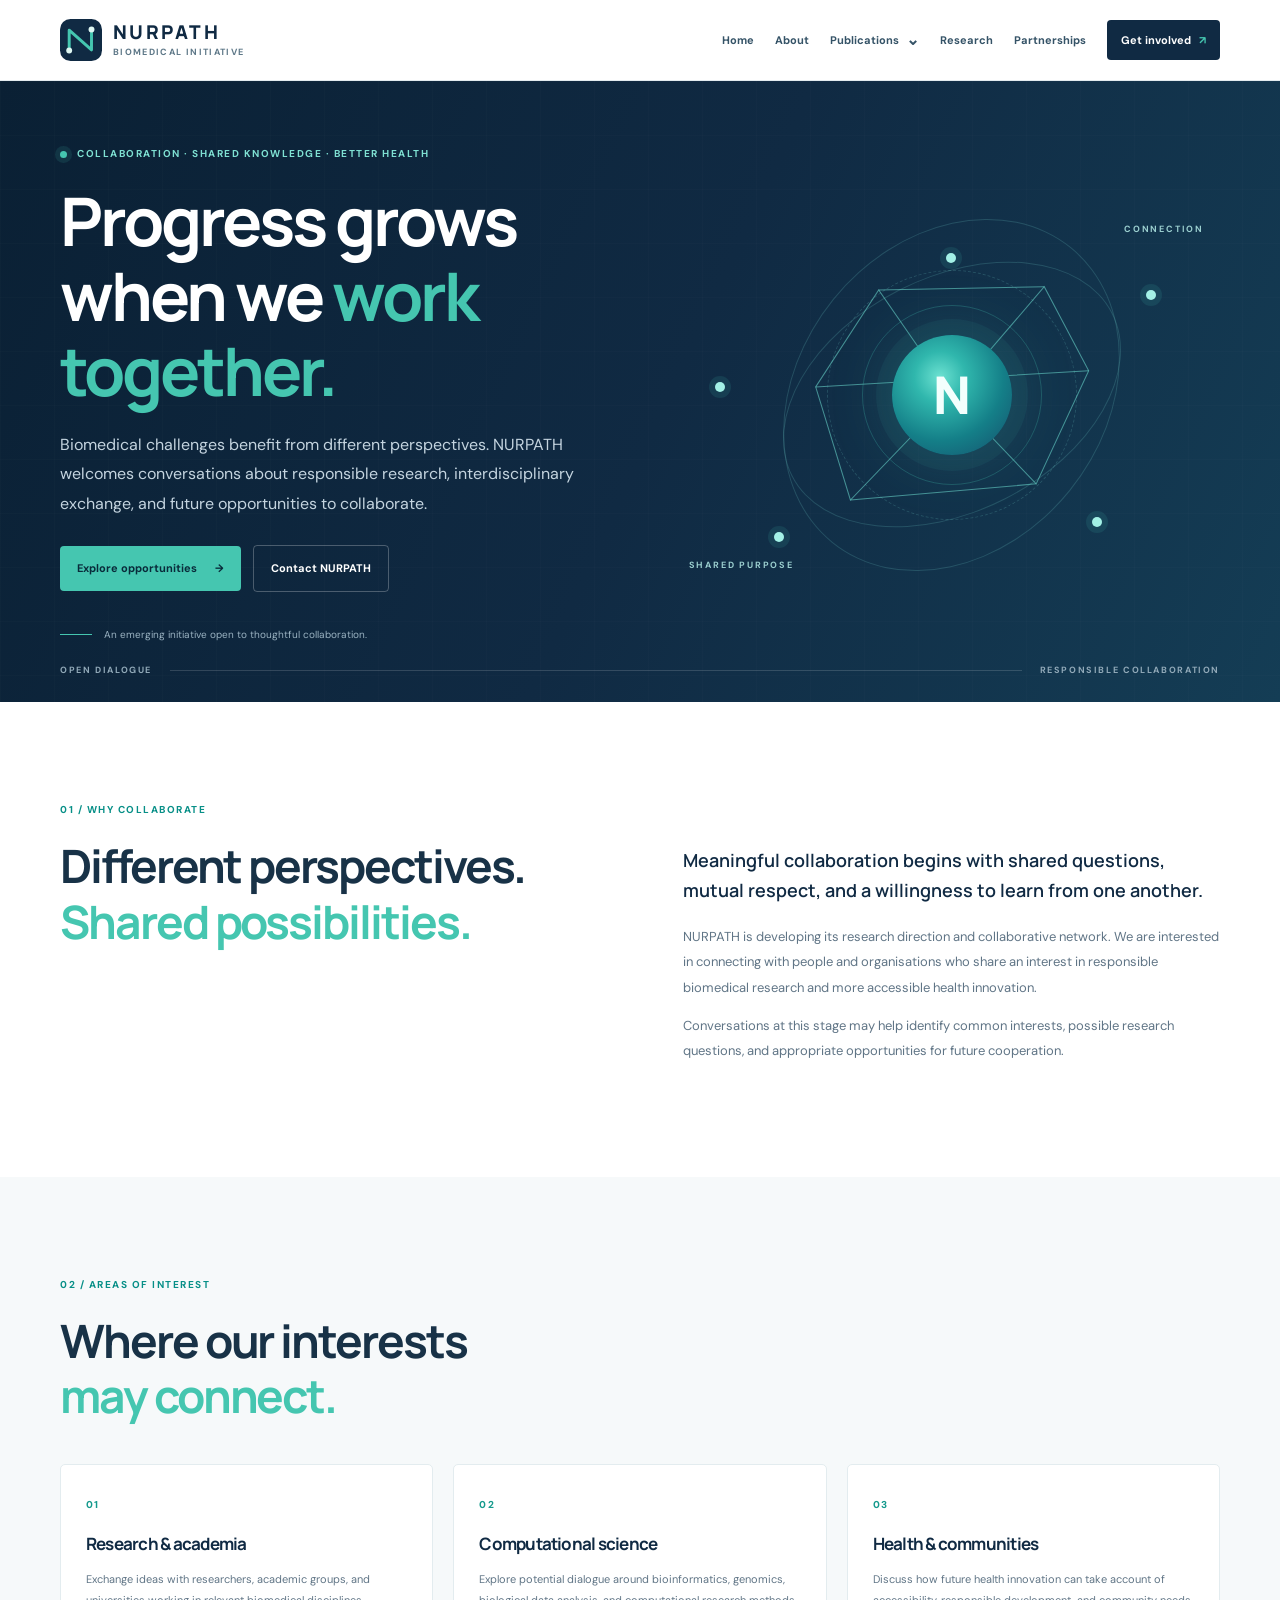
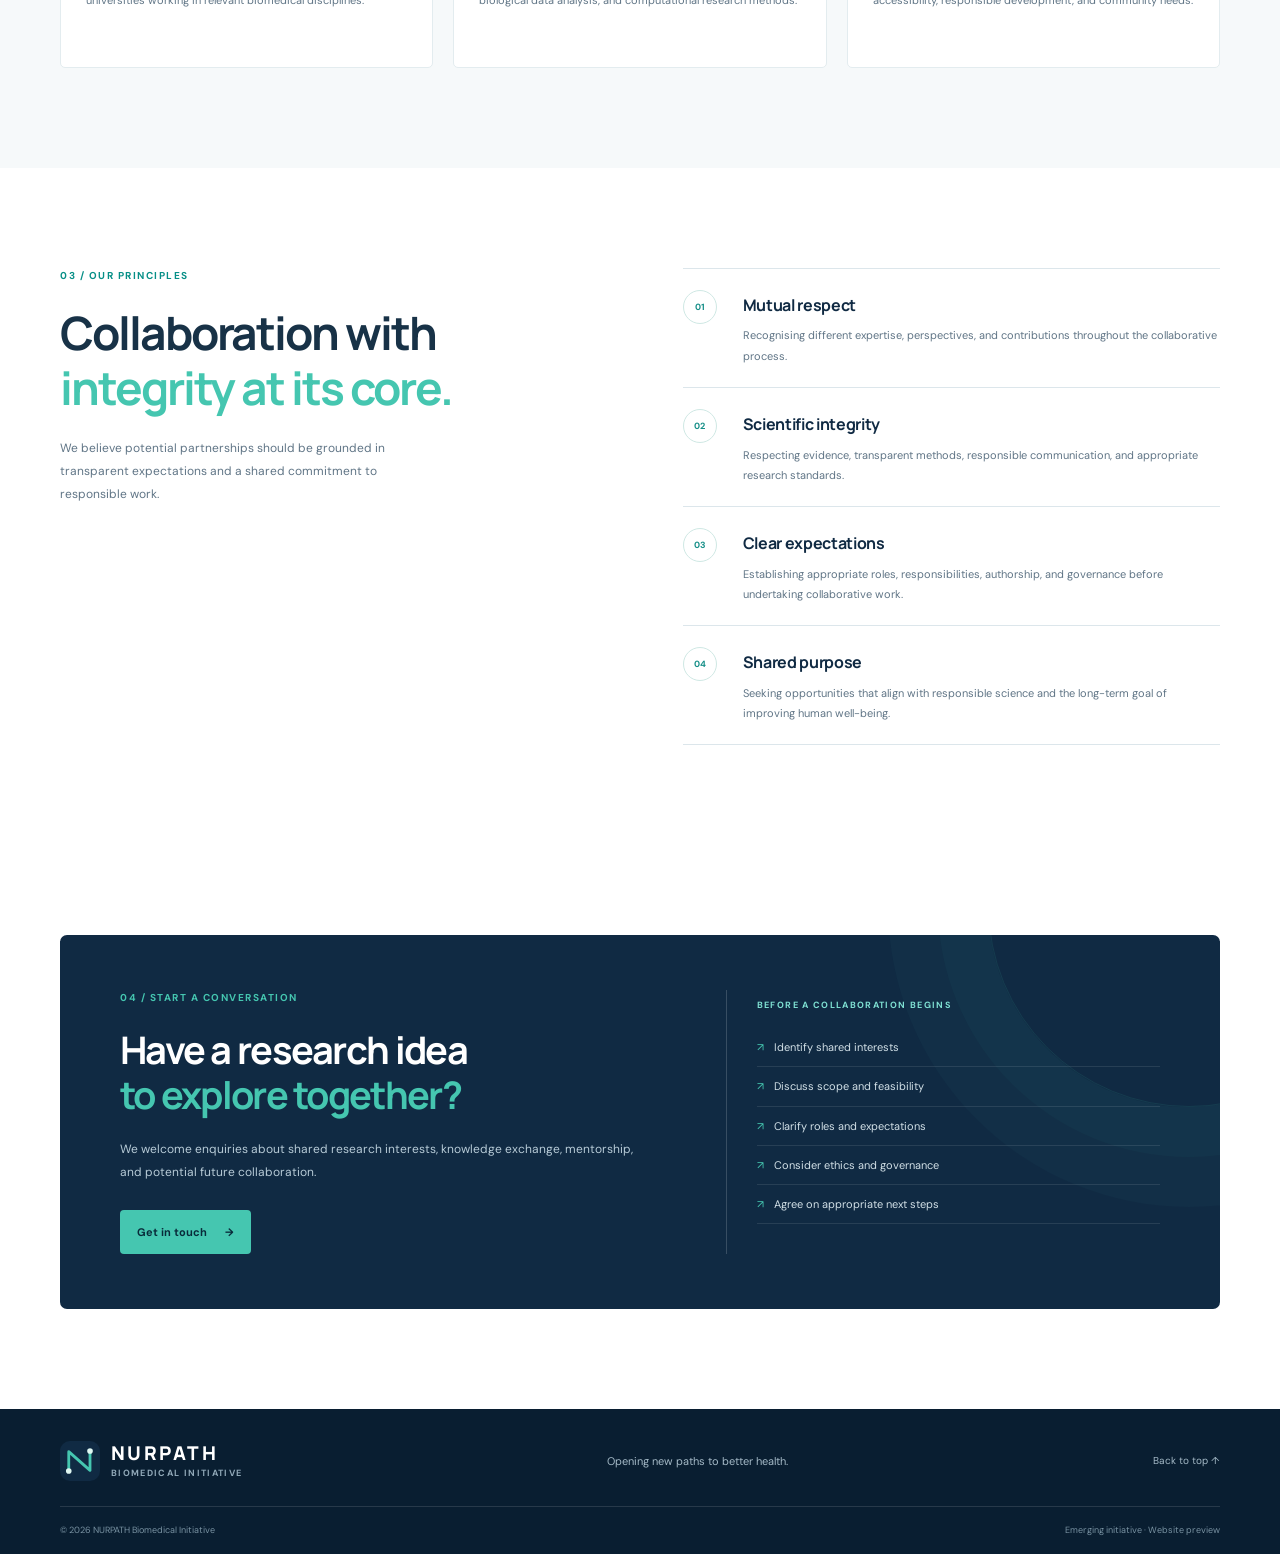
<file: partnerships.html>
<!doctype html>
<html lang="en">
<head>
  <meta charset="utf-8">
  <meta name="viewport" content="width=device-width, initial-scale=1">
  <meta name="theme-color" content="#102a43">
  <meta name="description" content="Explore potential research collaboration and knowledge exchange opportunities with NURPATH Biomedical Initiative.">
  <title>Partnerships | NURPATH Biomedical Initiative</title>

  <link rel="icon" type="image/svg+xml" href="assets/nurpath-mark.svg">
  <link rel="preconnect" href="https://fonts.googleapis.com">
  <link rel="preconnect" href="https://fonts.gstatic.com" crossorigin>
  <link href="https://fonts.googleapis.com/css2?family=DM+Sans:wght@400;500;600;700&family=Manrope:wght@400;500;600;700;800&display=swap" rel="stylesheet">
  <link rel="stylesheet" href="styles.css">
</head>

<body>
<a class="skip-link" href="#main">Skip to content</a>

<header class="site-header">
  <div class="container nav-wrap">
    <a class="brand" href="index.html" aria-label="NURPATH home">
      <img src="assets/nurpath-mark.svg" alt="" width="42" height="42">
      <span class="brand-copy">
        <strong>NURPATH</strong>
        <small>BIOMEDICAL INITIATIVE</small>
      </span>
    </a>

    <button class="menu-toggle" type="button"
      aria-label="Open navigation menu"
      aria-expanded="false" aria-controls="primary-nav">
      <span></span><span></span><span></span>
    </button>

    <nav id="primary-nav" class="primary-nav" aria-label="Main navigation">
      <a href="index.html">Home</a>
      <a href="about.html">About</a>

      <div class="publication-dropdown">
        <button class="dropdown-toggle" type="button"
          aria-expanded="false" aria-controls="publication-menu">
          Publications <span class="dropdown-arrow" aria-hidden="true">⌄</span>
        </button>
        <div class="dropdown-menu" id="publication-menu">
          <a href="publications.html#journals">Journals</a>
          <a href="publications.html#articles">Articles</a>
          <a href="publications.html#conferences">Conference proceedings</a>
          <a href="publications.html#preprints">Preprints</a>
          <a href="publications.html#reports">Research reports</a>
        </div>
      </div>

      <a href="research.html">Research</a>
      <a href="partnerships.html" aria-current="page">Partnerships</a>
      <a class="nav-cta" href="contact.html">
        Get involved <span aria-hidden="true">↗</span>
      </a>
    </nav>
  </div>
</header>

<main id="main">

  <!-- HERO -->
  <section class="hero">
    <div class="hero-grid" aria-hidden="true"></div>

    <div class="container hero-layout">
      <div class="hero-copy">
        <p class="eyebrow">
          <span class="eyebrow-dot"></span>
          Collaboration · Shared knowledge · Better health
        </p>

        <h1>Progress grows<br>when we <span>work together.</span></h1>

        <p class="hero-lede">
          Biomedical challenges benefit from different perspectives.
          NURPATH welcomes conversations about responsible research,
          interdisciplinary exchange, and future opportunities to collaborate.
        </p>

        <div class="hero-actions">
          <a class="button button-primary" href="#opportunities">
            Explore opportunities <span aria-hidden="true">→</span>
          </a>
          <a class="button button-quiet" href="contact.html">
            Contact NURPATH
          </a>
        </div>

        <div class="hero-note">
          <span class="note-line"></span>
          <span>An emerging initiative open to thoughtful collaboration.</span>
        </div>
      </div>

      <div class="hero-art" role="img"
        aria-label="Abstract orbital illustration representing connected scientific disciplines">
        <div class="orbit orbit-one"></div>
        <div class="orbit orbit-two"></div>
        <div class="orbit orbit-three"></div>
        <div class="art-core">
          <div class="core-glow"></div>
          <span class="core-n">N</span>
        </div>
        <span class="node node-a"></span>
        <span class="node node-b"></span>
        <span class="node node-c"></span>
        <span class="node node-d"></span>
        <span class="node node-e"></span>
        <span class="art-label label-top">CONNECTION</span>
        <span class="art-label label-bottom">SHARED PURPOSE</span>
        <svg class="art-lines" viewBox="0 0 520 520" aria-hidden="true">
          <path d="M260 260 L375 126 L430 230 L365 370 L260 260 L135 390 L92 250 L170 130 L260 260"/>
          <path d="M135 390 L365 370 M170 130 L375 126 M92 250 L430 230"/>
        </svg>
      </div>
    </div>

    <div class="hero-bottom container">
      <span>OPEN DIALOGUE</span>
      <span class="hero-bottom-rule"></span>
      <span>RESPONSIBLE COLLABORATION</span>
    </div>
  </section>

  <!-- INTRODUCTION -->
  <section class="section-pad about" id="opportunities">
    <div class="container split-grid">
      <div>
        <p class="eyebrow">01 / Why collaborate</p>
        <h2>Different perspectives.<br><span>Shared possibilities.</span></h2>
      </div>

      <div class="body-copy">
        <p class="large-copy">
          Meaningful collaboration begins with shared questions,
          mutual respect, and a willingness to learn from one another.
        </p>

        <p>
          NURPATH is developing its research direction and collaborative
          network. We are interested in connecting with people and
          organisations who share an interest in responsible biomedical
          research and more accessible health innovation.
        </p>

        <p>
          Conversations at this stage may help identify common interests,
          possible research questions, and appropriate opportunities
          for future cooperation.
        </p>
      </div>
    </div>
  </section>

  <!-- OPPORTUNITY AREAS -->
  <section class="section-pad research">
    <div class="container">
      <div class="section-heading">
        <div>
          <p class="eyebrow">02 / Areas of interest</p>
          <h2>Where our interests<br><span>may connect.</span></h2>
        </div>
      </div>

      <div class="three-cards">
        <article class="info-card">
          <span class="card-letter">01</span>
          <h4>Research &amp; academia</h4>
          <p>
            Exchange ideas with researchers, academic groups, and
            universities working in relevant biomedical disciplines.
          </p>
        </article>

        <article class="info-card">
          <span class="card-letter">02</span>
          <h4>Computational science</h4>
          <p>
            Explore potential dialogue around bioinformatics, genomics,
            biological data analysis, and computational research methods.
          </p>
        </article>

        <article class="info-card">
          <span class="card-letter">03</span>
          <h4>Health &amp; communities</h4>
          <p>
            Discuss how future health innovation can take account of
            accessibility, responsible development, and community needs.
          </p>
        </article>
      </div>
    </div>
  </section>

  <!-- COLLABORATION PRINCIPLES -->
  <section class="section-pad approach">
    <div class="container split-grid">
      <div>
        <p class="eyebrow">03 / Our principles</p>
        <h2>Collaboration with<br><span>integrity at its core.</span></h2>
        <p class="side-intro">
          We believe potential partnerships should be grounded in
          transparent expectations and a shared commitment to responsible work.
        </p>
      </div>

      <div class="principle-list">
        <article>
          <div class="principle-icon">01</div>
          <div>
            <h3>Mutual respect</h3>
            <p>
              Recognising different expertise, perspectives, and
              contributions throughout the collaborative process.
            </p>
          </div>
        </article>

        <article>
          <div class="principle-icon">02</div>
          <div>
            <h3>Scientific integrity</h3>
            <p>
              Respecting evidence, transparent methods, responsible
              communication, and appropriate research standards.
            </p>
          </div>
        </article>

        <article>
          <div class="principle-icon">03</div>
          <div>
            <h3>Clear expectations</h3>
            <p>
              Establishing appropriate roles, responsibilities, authorship,
              and governance before undertaking collaborative work.
            </p>
          </div>
        </article>

        <article>
          <div class="principle-icon">04</div>
          <div>
            <h3>Shared purpose</h3>
            <p>
              Seeking opportunities that align with responsible science
              and the long-term goal of improving human well-being.
            </p>
          </div>
        </article>
      </div>
    </div>
  </section>

  <!-- CONTACT CTA -->
  <section class="section-pad partnerships">
    <div class="container partnership-panel">
      <div>
        <p class="eyebrow">04 / Start a conversation</p>
        <h2>Have a research idea<br><span>to explore together?</span></h2>

        <p>
          We welcome enquiries about shared research interests,
          knowledge exchange, mentorship, and potential future collaboration.
        </p>

        <a class="button button-primary" href="contact.html">
          Get in touch <span aria-hidden="true">→</span>
        </a>
      </div>

      <div class="partner-list">
        <p>BEFORE A COLLABORATION BEGINS</p>
        <ul>
          <li>Identify shared interests</li>
          <li>Discuss scope and feasibility</li>
          <li>Clarify roles and expectations</li>
          <li>Consider ethics and governance</li>
          <li>Agree on appropriate next steps</li>
        </ul>
      </div>
    </div>
  </section>

</main>

<footer class="site-footer">
  <div class="container footer-main">
    <a class="brand footer-brand" href="index.html" aria-label="NURPATH home">
      <img src="assets/nurpath-mark.svg" alt="" width="40" height="40">
      <span class="brand-copy">
        <strong>NURPATH</strong>
        <small>BIOMEDICAL INITIATIVE</small>
      </span>
    </a>

    <p>Opening new paths to better health.</p>
    <a class="back-top" href="#main">Back to top ↑</a>
  </div>

  <div class="container footer-bottom">
    <span>© <span id="year">2026</span> NURPATH Biomedical Initiative</span>
    <span>Emerging initiative · Website preview</span>
  </div>
</footer>

<script src="script.js"></script>
</body>
</html>
</file>
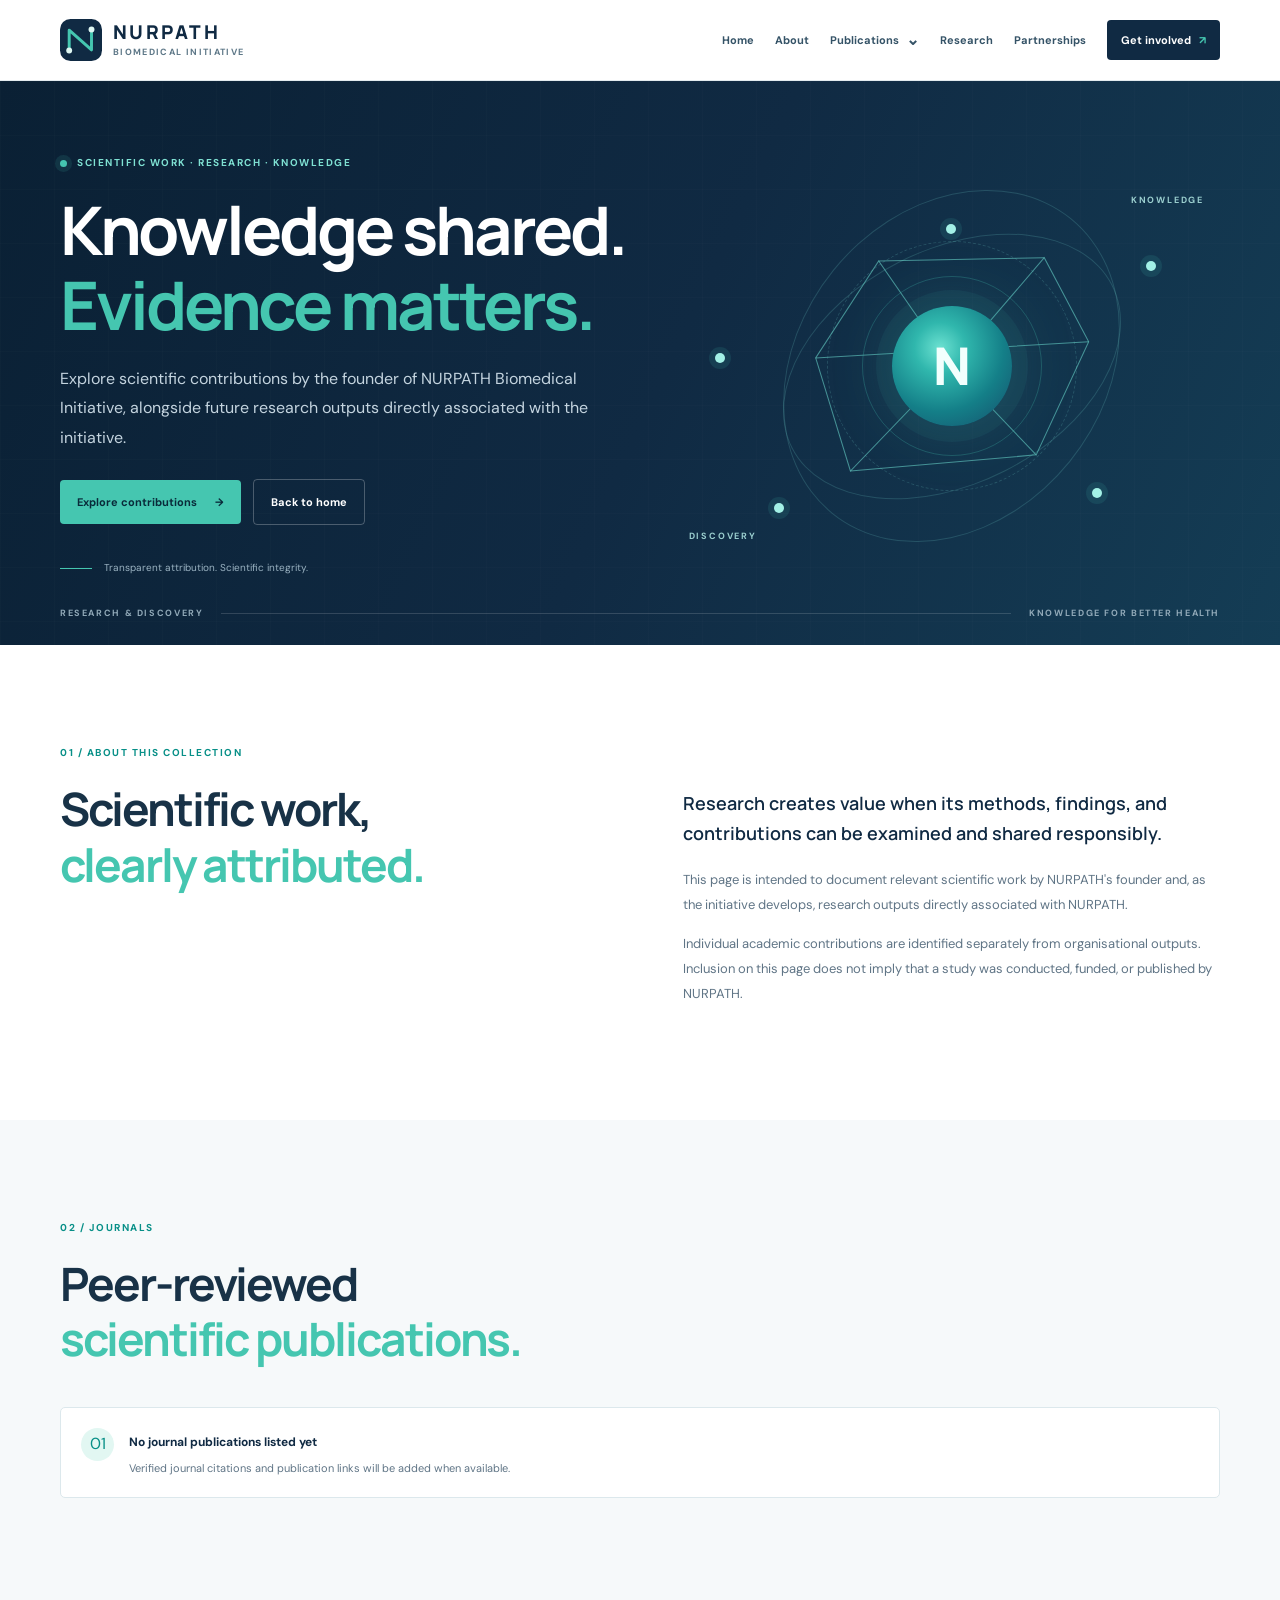
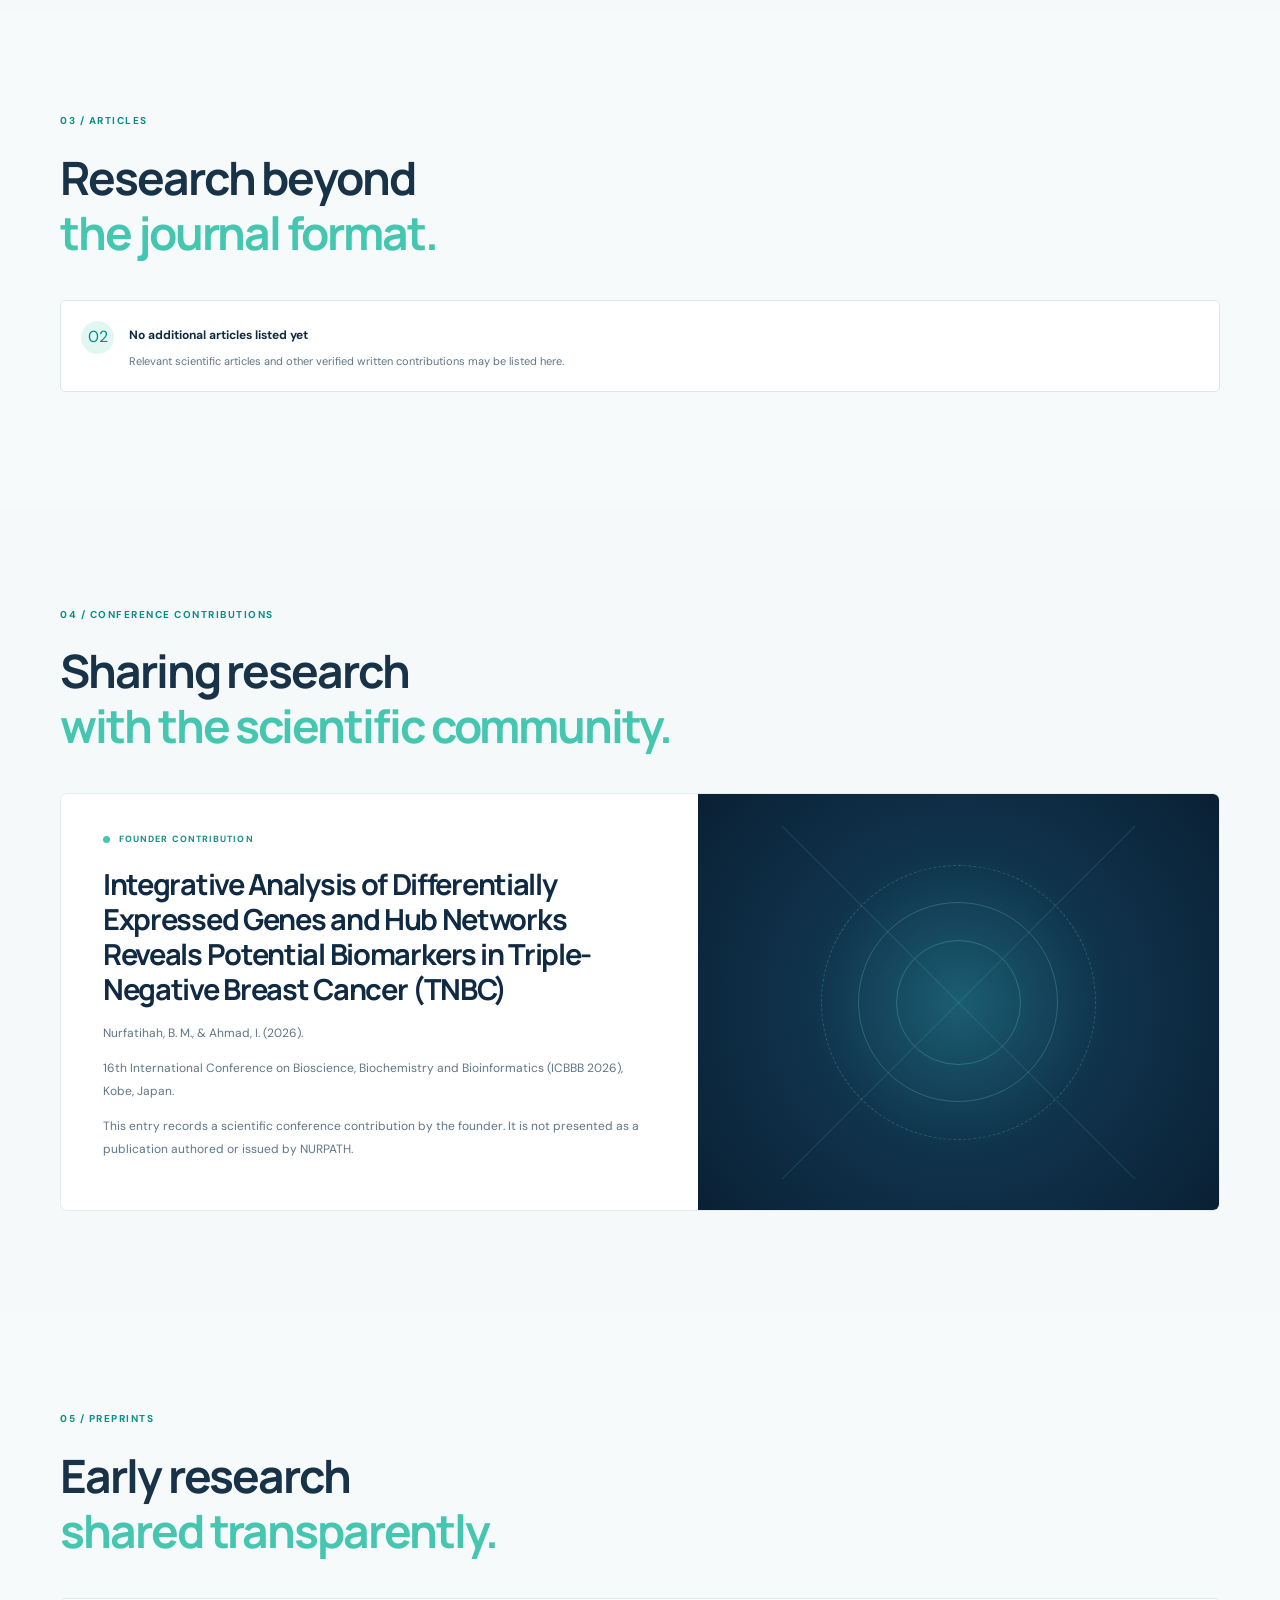
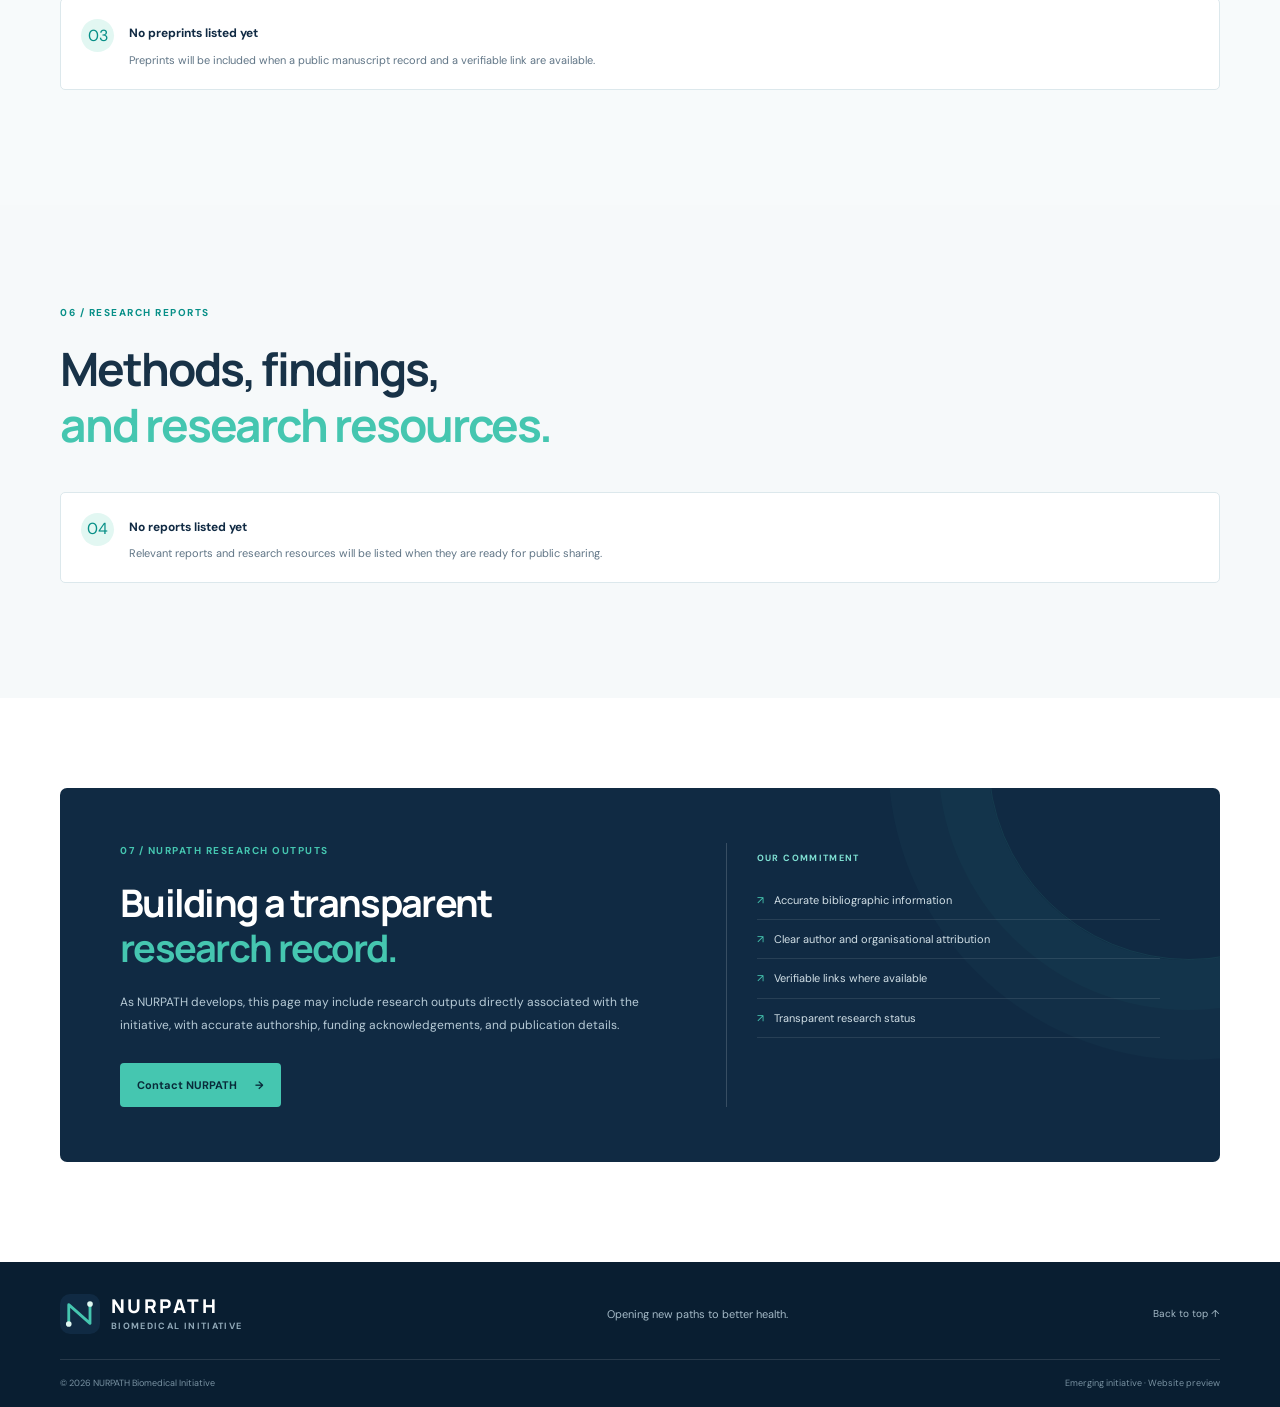
<file: publications.html>
<!doctype html>
<html lang="en">
<head>
  <meta charset="utf-8">
  <meta name="viewport" content="width=device-width, initial-scale=1">
  <meta name="theme-color" content="#102a43">
  <meta name="description" content="Explore scientific publications, conference contributions, and research outputs by the founder of NURPATH Biomedical Initiative.">
  <title>Publications | NURPATH Biomedical Initiative</title>

  <link rel="icon" type="image/svg+xml" href="assets/nurpath-mark.svg">
  <link rel="preconnect" href="https://fonts.googleapis.com">
  <link rel="preconnect" href="https://fonts.gstatic.com" crossorigin>
  <link href="https://fonts.googleapis.com/css2?family=DM+Sans:wght@400;500;600;700&family=Manrope:wght@400;500;600;700;800&display=swap" rel="stylesheet">
  <link rel="stylesheet" href="styles.css">
</head>

<body>
<a class="skip-link" href="#main">Skip to content</a>

<header class="site-header">
  <div class="container nav-wrap">
    <a class="brand" href="index.html" aria-label="NURPATH home">
      <img src="assets/nurpath-mark.svg" alt="" width="42" height="42">
      <span class="brand-copy">
        <strong>NURPATH</strong>
        <small>BIOMEDICAL INITIATIVE</small>
      </span>
    </a>

    <button class="menu-toggle" type="button"
      aria-label="Open navigation menu"
      aria-expanded="false" aria-controls="primary-nav">
      <span></span><span></span><span></span>
    </button>

    <nav id="primary-nav" class="primary-nav" aria-label="Main navigation">
      <a href="index.html">Home</a>
      <a href="about.html">About</a>

      <div class="publication-dropdown">
        <button class="dropdown-toggle" type="button"
          aria-expanded="false" aria-controls="publication-menu">
          Publications <span class="dropdown-arrow" aria-hidden="true">⌄</span>
        </button>

        <div class="dropdown-menu" id="publication-menu">
          <a href="#journals">Journals</a>
          <a href="#articles">Articles</a>
          <a href="#conferences">Conference proceedings</a>
          <a href="#preprints">Preprints</a>
          <a href="#reports">Research reports</a>
        </div>
      </div>

      <a href="research.html">Research</a>
      <a href="partnerships.html">Partnerships</a>
      <a class="nav-cta" href="contact.html">
        Get involved <span aria-hidden="true">↗</span>
      </a>
    </nav>
  </div>
</header>

<main id="main">

  <!-- PUBLICATIONS HERO -->
  <section class="hero">
    <div class="hero-grid" aria-hidden="true"></div>

    <div class="container hero-layout">
      <div class="hero-copy">
        <p class="eyebrow">
          <span class="eyebrow-dot"></span>
          Scientific work · Research · Knowledge
        </p>

        <h1>Knowledge shared.<br><span>Evidence matters.</span></h1>

        <p class="hero-lede">
          Explore scientific contributions by the founder of NURPATH
          Biomedical Initiative, alongside future research outputs
          directly associated with the initiative.
        </p>

        <div class="hero-actions">
          <a class="button button-primary" href="#conferences">
            Explore contributions <span aria-hidden="true">→</span>
          </a>
          <a class="button button-quiet" href="index.html">
            Back to home
          </a>
        </div>

        <div class="hero-note">
          <span class="note-line"></span>
          <span>Transparent attribution. Scientific integrity.</span>
        </div>
      </div>

      <div class="hero-art" role="img"
        aria-label="Abstract orbital illustration representing scientific knowledge">
        <div class="orbit orbit-one"></div>
        <div class="orbit orbit-two"></div>
        <div class="orbit orbit-three"></div>
        <div class="art-core">
          <div class="core-glow"></div>
          <span class="core-n">N</span>
        </div>
        <span class="node node-a"></span>
        <span class="node node-b"></span>
        <span class="node node-c"></span>
        <span class="node node-d"></span>
        <span class="node node-e"></span>
        <span class="art-label label-top">KNOWLEDGE</span>
        <span class="art-label label-bottom">DISCOVERY</span>
        <svg class="art-lines" viewBox="0 0 520 520" aria-hidden="true">
          <path d="M260 260 L375 126 L430 230 L365 370 L260 260 L135 390 L92 250 L170 130 L260 260"/>
          <path d="M135 390 L365 370 M170 130 L375 126 M92 250 L430 230"/>
        </svg>
      </div>
    </div>

    <div class="hero-bottom container">
      <span>RESEARCH &amp; DISCOVERY</span>
      <span class="hero-bottom-rule"></span>
      <span>KNOWLEDGE FOR BETTER HEALTH</span>
    </div>
  </section>

  <!-- INTRODUCTION -->
  <section class="section-pad about">
    <div class="container split-grid">
      <div>
        <p class="eyebrow">01 / About this collection</p>
        <h2>Scientific work,<br><span>clearly attributed.</span></h2>
      </div>

      <div class="body-copy">
        <p class="large-copy">
          Research creates value when its methods, findings, and
          contributions can be examined and shared responsibly.
        </p>

        <p>
          This page is intended to document relevant scientific work
          by NURPATH's founder and, as the initiative develops,
          research outputs directly associated with NURPATH.
        </p>

        <p>
          Individual academic contributions are identified separately
          from organisational outputs. Inclusion on this page does not
          imply that a study was conducted, funded, or published by
          NURPATH.
        </p>
      </div>
    </div>
  </section>

  <!-- JOURNALS -->
  <section class="section-pad research" id="journals">
    <div class="container">
      <div class="section-heading">
        <div>
          <p class="eyebrow">02 / Journals</p>
          <h2>Peer-reviewed<br><span>scientific publications.</span></h2>
        </div>
      </div>

      <div class="empty-state">
        <span class="empty-icon">01</span>
        <div>
          <strong>No journal publications listed yet</strong>
          <p>
            Verified journal citations and publication links will
            be added when available.
          </p>
        </div>
      </div>
    </div>
  </section>

  <!-- ARTICLES -->
  <section class="section-pad publications" id="articles">
    <div class="container">
      <div class="section-heading">
        <div>
          <p class="eyebrow">03 / Articles</p>
          <h2>Research beyond<br><span>the journal format.</span></h2>
        </div>
      </div>

      <div class="empty-state">
        <span class="empty-icon">02</span>
        <div>
          <strong>No additional articles listed yet</strong>
          <p>
            Relevant scientific articles and other verified written
            contributions may be listed here.
          </p>
        </div>
      </div>
    </div>
  </section>

  <!-- CONFERENCE CONTRIBUTIONS -->
  <section class="section-pad research" id="conferences">
    <div class="container">
      <div class="section-heading">
        <div>
          <p class="eyebrow">04 / Conference contributions</p>
          <h2>Sharing research<br><span>with the scientific community.</span></h2>
        </div>
      </div>

      <article class="project-feature">
        <div class="project-copy">
          <p class="card-kicker">
            <span class="status-dot"></span>
            Founder contribution
          </p>

          <h3>
            Integrative Analysis of Differentially Expressed Genes
            and Hub Networks Reveals Potential Biomarkers in
            Triple-Negative Breast Cancer (TNBC)
          </h3>

          <p>
            Nurfatihah, B. M., &amp; Ahmad, I. (2026).
          </p>

          <p>
            16th International Conference on Bioscience, Biochemistry
            and Bioinformatics (ICBBB 2026), Kobe, Japan.
          </p>

          <p>
            This entry records a scientific conference contribution
            by the founder. It is not presented as a publication
            authored or issued by NURPATH.
          </p>
        </div>

        <div class="project-visual" aria-hidden="true">
          <div class="scan-ring ring-1"></div>
          <div class="scan-ring ring-2"></div>
          <div class="scan-ring ring-3"></div>
        </div>
      </article>
    </div>
  </section>

  <!-- PREPRINTS -->
  <section class="section-pad publications" id="preprints">
    <div class="container">
      <div class="section-heading">
        <div>
          <p class="eyebrow">05 / Preprints</p>
          <h2>Early research<br><span>shared transparently.</span></h2>
        </div>
      </div>

      <div class="empty-state">
        <span class="empty-icon">03</span>
        <div>
          <strong>No preprints listed yet</strong>
          <p>
            Preprints will be included when a public manuscript record
            and a verifiable link are available.
          </p>
        </div>
      </div>
    </div>
  </section>

  <!-- REPORTS -->
  <section class="section-pad research" id="reports">
    <div class="container">
      <div class="section-heading">
        <div>
          <p class="eyebrow">06 / Research reports</p>
          <h2>Methods, findings,<br><span>and research resources.</span></h2>
        </div>
      </div>

      <div class="empty-state">
        <span class="empty-icon">04</span>
        <div>
          <strong>No reports listed yet</strong>
          <p>
            Relevant reports and research resources will be listed
            when they are ready for public sharing.
          </p>
        </div>
      </div>
    </div>
  </section>

  <!-- ORGANISATIONAL OUTPUTS -->
  <section class="section-pad partnerships">
    <div class="container partnership-panel">
      <div>
        <p class="eyebrow">07 / NURPATH research outputs</p>
        <h2>Building a transparent<br><span>research record.</span></h2>

        <p>
          As NURPATH develops, this page may include research outputs
          directly associated with the initiative, with accurate
          authorship, funding acknowledgements, and publication details.
        </p>

        <a class="button button-primary" href="contact.html">
          Contact NURPATH <span aria-hidden="true">→</span>
        </a>
      </div>

      <div class="partner-list">
        <p>OUR COMMITMENT</p>
        <ul>
          <li>Accurate bibliographic information</li>
          <li>Clear author and organisational attribution</li>
          <li>Verifiable links where available</li>
          <li>Transparent research status</li>
        </ul>
      </div>
    </div>
  </section>

</main>

<footer class="site-footer">
  <div class="container footer-main">
    <a class="brand footer-brand" href="index.html" aria-label="NURPATH home">
      <img src="assets/nurpath-mark.svg" alt="" width="40" height="40">
      <span class="brand-copy">
        <strong>NURPATH</strong>
        <small>BIOMEDICAL INITIATIVE</small>
      </span>
    </a>

    <p>Opening new paths to better health.</p>
    <a class="back-top" href="#main">Back to top ↑</a>
  </div>

  <div class="container footer-bottom">
    <span>© <span id="year">2026</span> NURPATH Biomedical Initiative</span>
    <span>Emerging initiative · Website preview</span>
  </div>
</footer>

<script src="script.js"></script>
</body>
</html>
</file>
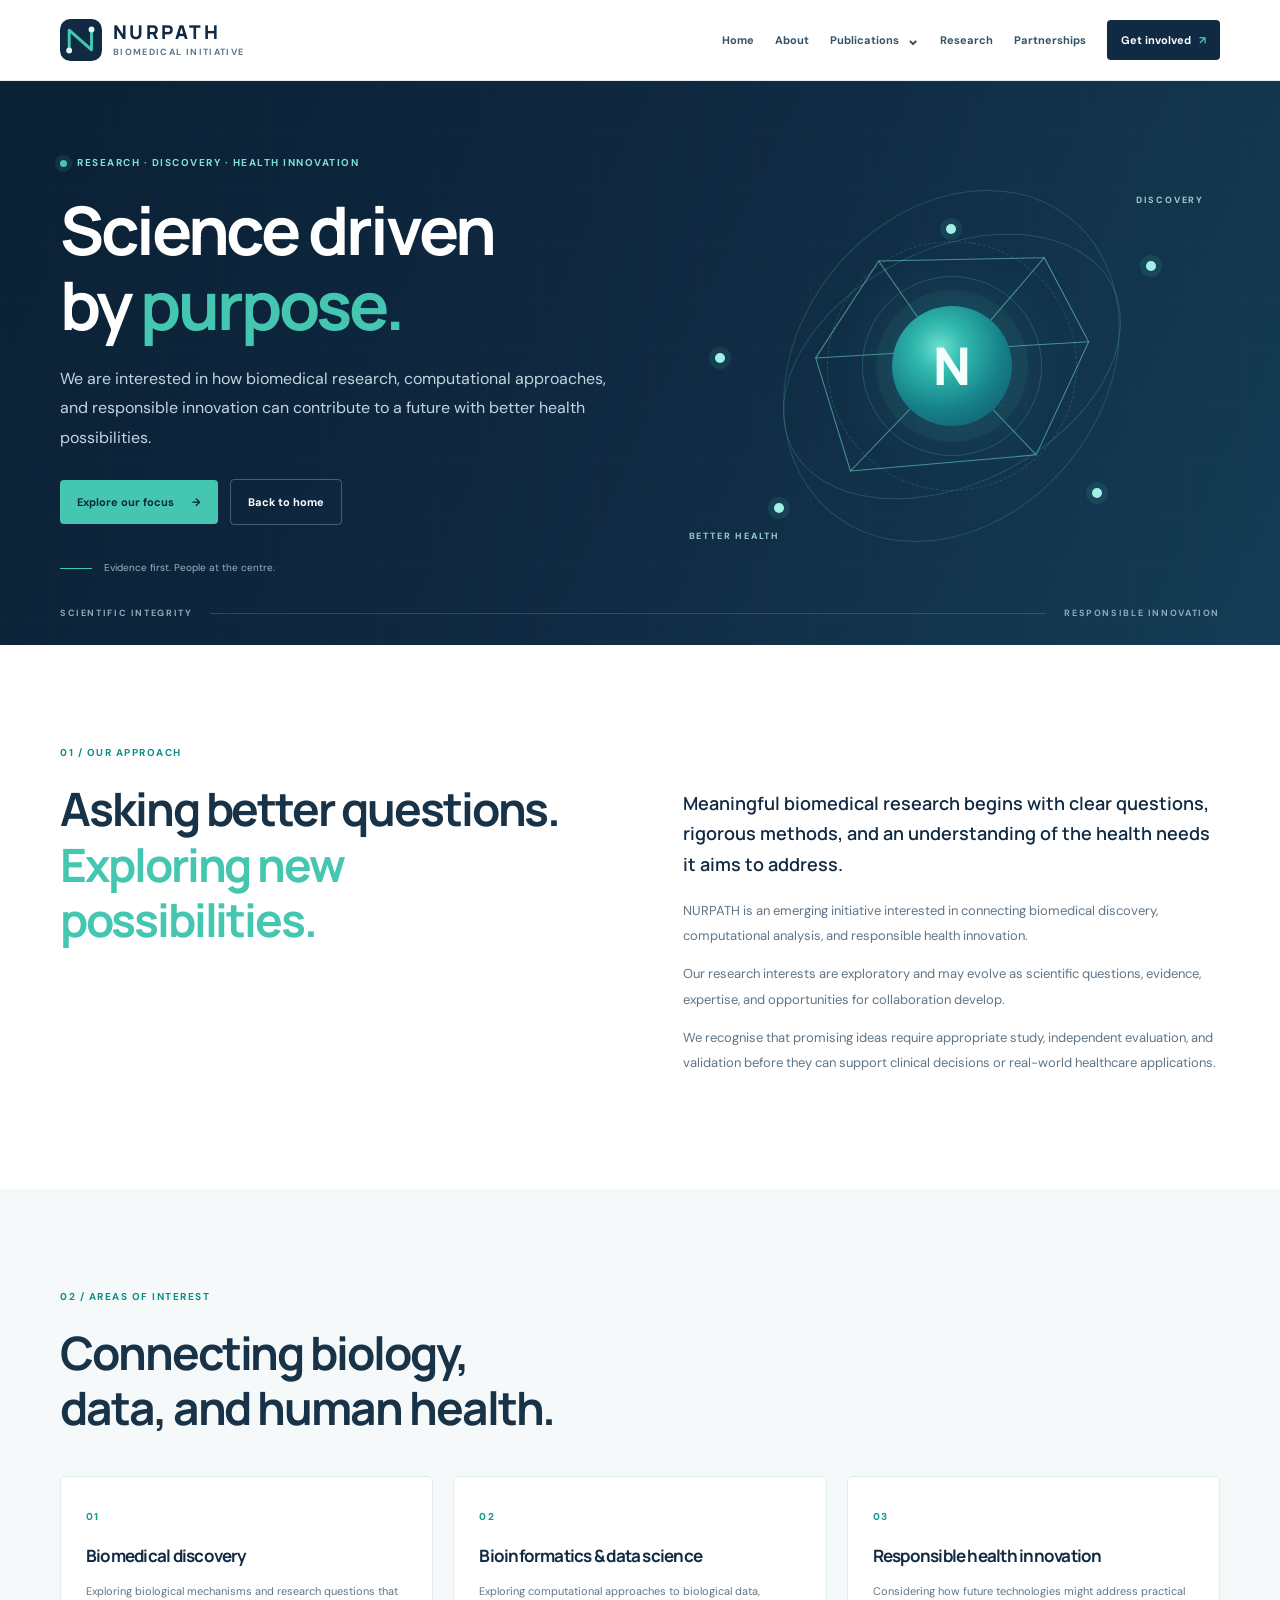
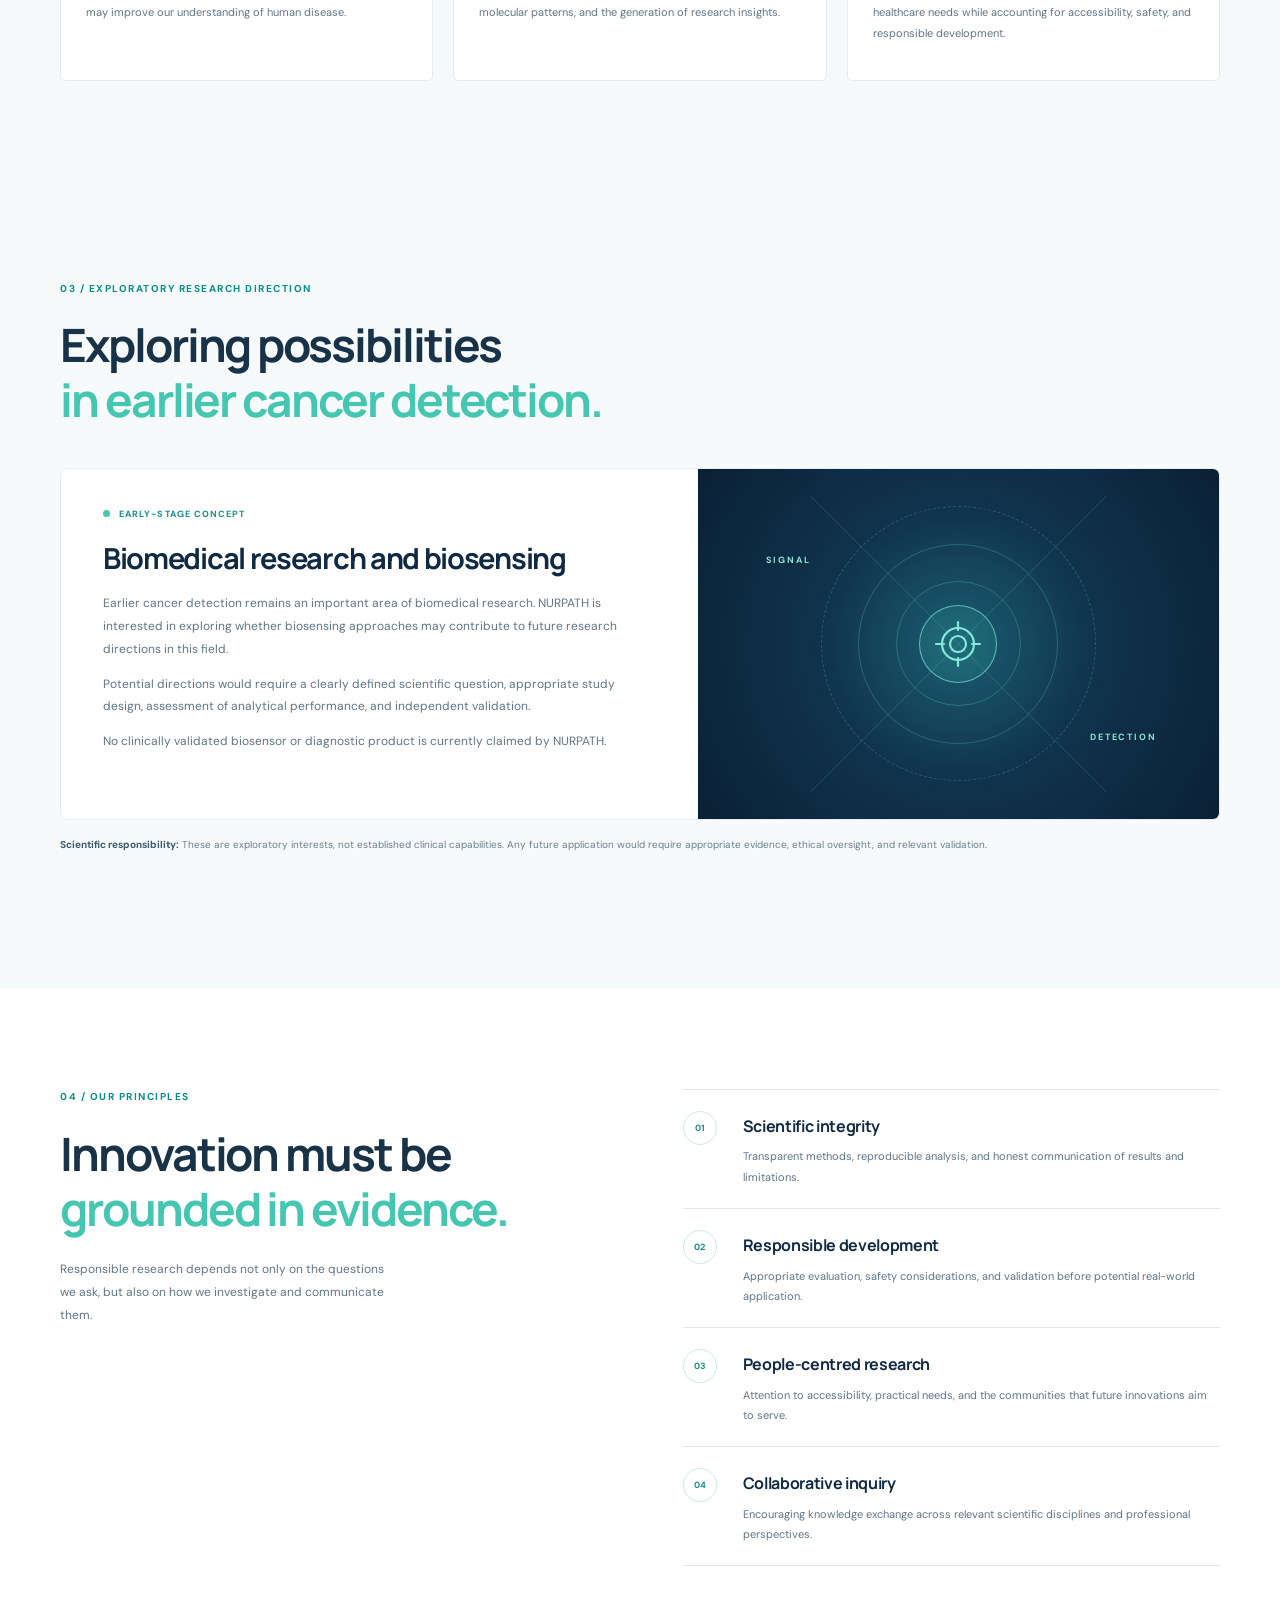
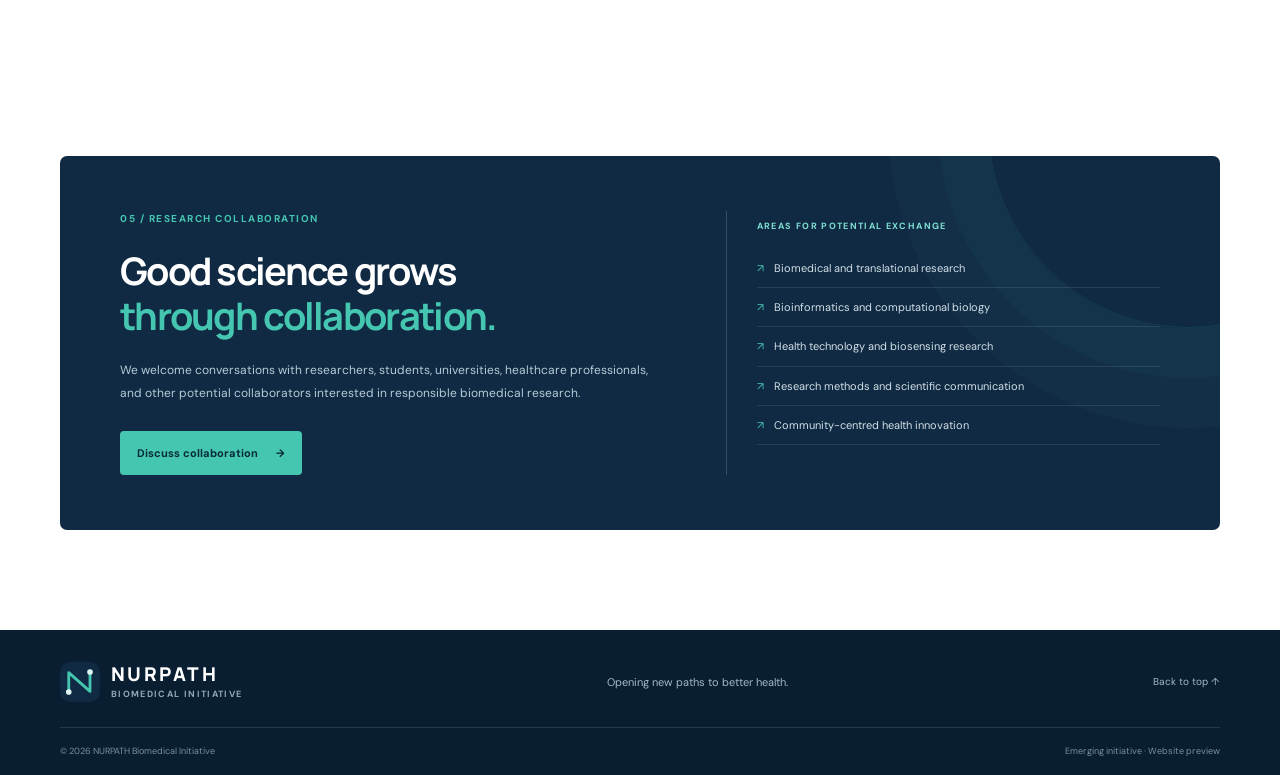
<file: research.html>
<!doctype html>
<html lang="en">
<head>
  <meta charset="utf-8">
  <meta name="viewport" content="width=device-width, initial-scale=1">
  <meta name="theme-color" content="#102a43">
  <meta name="description" content="Explore NURPATH Biomedical Initiative's research interests in biomedical discovery, bioinformatics, biosensing, and responsible health innovation.">
  <title>Research | NURPATH Biomedical Initiative</title>

  <link rel="icon" type="image/svg+xml" href="assets/nurpath-mark.svg">
  <link rel="preconnect" href="https://fonts.googleapis.com">
  <link rel="preconnect" href="https://fonts.gstatic.com" crossorigin>
  <link href="https://fonts.googleapis.com/css2?family=DM+Sans:wght@400;500;600;700&family=Manrope:wght@400;500;600;700;800&display=swap" rel="stylesheet">
  <link rel="stylesheet" href="styles.css">
</head>

<body>
<a class="skip-link" href="#main">Skip to content</a>


<header class="site-header">
  <div class="container nav-wrap">

    <a class="brand" href="index.html" aria-label="NURPATH home">
      <img src="assets/nurpath-mark.svg" alt="" width="42" height="42">
      <span class="brand-copy">
        <strong>NURPATH</strong>
        <small>BIOMEDICAL INITIATIVE</small>
      </span>
    </a>

    <button
      class="menu-toggle"
      type="button"
      aria-label="Open navigation menu"
      aria-expanded="false"
      aria-controls="primary-nav">
      <span></span>
      <span></span>
      <span></span>
    </button>

    <nav id="primary-nav" class="primary-nav" aria-label="Main navigation">
      <a href="index.html">Home</a>
      <a href="about.html">About</a>

      <div class="publication-dropdown">
        <button
          class="dropdown-toggle"
          type="button"
          aria-expanded="false"
          aria-controls="publication-menu">
          Publications
          <span class="dropdown-arrow" aria-hidden="true">⌄</span>
        </button>

        <div class="dropdown-menu" id="publication-menu">
          <a href="publications.html#journals">Journals</a>
          <a href="publications.html#articles">Articles</a>
          <a href="publications.html#conferences">Conference proceedings</a>
          <a href="publications.html#preprints">Preprints</a>
          <a href="publications.html#reports">Research reports</a>
        </div>
      </div>

      <a href="research.html" aria-current="page">Research</a>
      <a href="partnerships.html">Partnerships</a>

      <a class="nav-cta" href="contact.html">
        Get involved <span aria-hidden="true">↗</span>
      </a>
    </nav>

  </div>
</header>


<main id="main">

  <!-- RESEARCH HERO -->
  <section class="hero">
    <div class="hero-grid" aria-hidden="true"></div>

    <div class="container hero-layout">
      <div class="hero-copy">
        <p class="eyebrow">
          <span class="eyebrow-dot"></span>
          Research · Discovery · Health innovation
        </p>

        <h1>Science driven<br>by <span>purpose.</span></h1>

        <p class="hero-lede">
          We are interested in how biomedical research, computational
          approaches, and responsible innovation can contribute to
          a future with better health possibilities.
        </p>

        <div class="hero-actions">
          <a class="button button-primary" href="#research-focus">
            Explore our focus <span aria-hidden="true">→</span>
          </a>
          <a class="button button-quiet" href="index.html">
            Back to home
          </a>
        </div>

        <div class="hero-note">
          <span class="note-line"></span>
          <span>Evidence first. People at the centre.</span>
        </div>
      </div>

      <!-- NURPATH ORBITAL VISUAL -->
      <div class="hero-art" role="img"
        aria-label="Abstract orbital illustration representing biomedical discovery">
        <div class="orbit orbit-one"></div>
        <div class="orbit orbit-two"></div>
        <div class="orbit orbit-three"></div>

        <div class="art-core">
          <div class="core-glow"></div>
          <span class="core-n">N</span>
        </div>

        <span class="node node-a"></span>
        <span class="node node-b"></span>
        <span class="node node-c"></span>
        <span class="node node-d"></span>
        <span class="node node-e"></span>

        <span class="art-label label-top">DISCOVERY</span>
        <span class="art-label label-bottom">BETTER HEALTH</span>

        <svg class="art-lines" viewBox="0 0 520 520" aria-hidden="true">
          <path d="M260 260 L375 126 L430 230 L365 370 L260 260 L135 390 L92 250 L170 130 L260 260"/>
          <path d="M135 390 L365 370 M170 130 L375 126 M92 250 L430 230"/>
        </svg>
      </div>
    </div>

    <div class="hero-bottom container">
      <span>SCIENTIFIC INTEGRITY</span>
      <span class="hero-bottom-rule"></span>
      <span>RESPONSIBLE INNOVATION</span>
    </div>
  </section>

  <!-- RESEARCH APPROACH -->
  <section class="section-pad about" id="research-focus">
    <div class="container split-grid">
      <div>
        <p class="eyebrow">01 / Our approach</p>
        <h2>Asking better questions.<br><span>Exploring new possibilities.</span></h2>
      </div>

      <div class="body-copy">
        <p class="large-copy">
          Meaningful biomedical research begins with clear questions,
          rigorous methods, and an understanding of the health needs
          it aims to address.
        </p>

        <p>
          NURPATH is an emerging initiative interested in connecting
          biomedical discovery, computational analysis, and responsible
          health innovation.
        </p>

        <p>
          Our research interests are exploratory and may evolve as
          scientific questions, evidence, expertise, and opportunities
          for collaboration develop.
        </p>

        <p>
          We recognise that promising ideas require appropriate study,
          independent evaluation, and validation before they can support
          clinical decisions or real-world healthcare applications.
        </p>
      </div>
    </div>
  </section>

  <!-- RESEARCH AREAS -->
  <section class="section-pad research" id="research-areas">
    <div class="container">
      <div class="section-heading">
        <div>
          <p class="eyebrow">02 / Areas of interest</p>
          <h2>Connecting biology,<br>data, and human health.</h2>
        </div>
      </div>

      <div class="three-cards">
        <article class="info-card">
          <span class="card-letter">01</span>
          <h4>Biomedical discovery</h4>
          <p>
            Exploring biological mechanisms and research questions
            that may improve our understanding of human disease.
          </p>
        </article>

        <article class="info-card">
          <span class="card-letter">02</span>
          <h4>Bioinformatics &amp; data science</h4>
          <p>
            Exploring computational approaches to biological data,
            molecular patterns, and the generation of research insights.
          </p>
        </article>

        <article class="info-card">
          <span class="card-letter">03</span>
          <h4>Responsible health innovation</h4>
          <p>
            Considering how future technologies might address practical
            healthcare needs while accounting for accessibility,
            safety, and responsible development.
          </p>
        </article>
      </div>
    </div>
  </section>

  <!-- EXPLORATORY BIOSENSING CONCEPT -->
  <section class="section-pad publications" id="biosensing">
    <div class="container">
      <div class="section-heading">
        <div>
          <p class="eyebrow">03 / Exploratory research direction</p>
          <h2>Exploring possibilities<br><span>in earlier cancer detection.</span></h2>
        </div>
      </div>

      <article class="project-feature">
        <div class="project-copy">
          <p class="card-kicker">
            <span class="status-dot"></span>
            Early-stage concept
          </p>

          <h3>Biomedical research and biosensing</h3>

          <p>
            Earlier cancer detection remains an important area of
            biomedical research. NURPATH is interested in exploring
            whether biosensing approaches may contribute to future
            research directions in this field.
          </p>

          <p>
            Potential directions would require a clearly defined
            scientific question, appropriate study design, assessment
            of analytical performance, and independent validation.
          </p>

          <p>
            No clinically validated biosensor or diagnostic product
            is currently claimed by NURPATH.
          </p>
        </div>

        <div class="project-visual" aria-hidden="true">
          <div class="scan-ring ring-1"></div>
          <div class="scan-ring ring-2"></div>
          <div class="scan-ring ring-3"></div>
          <div class="scan-center">
            <svg viewBox="0 0 48 48">
              <circle cx="24" cy="24" r="8"></circle>
              <circle cx="24" cy="24" r="16"></circle>
              <path d="M24 2v8 M24 38v8 M2 24h8 M38 24h8"></path>
            </svg>
          </div>
          <span class="scan-label scan-label-a">SIGNAL</span>
          <span class="scan-label scan-label-b">DETECTION</span>
        </div>
      </article>

      <p class="research-disclaimer">
        <strong>Scientific responsibility:</strong>
        These are exploratory interests, not established clinical
        capabilities. Any future application would require appropriate
        evidence, ethical oversight, and relevant validation.
      </p>
    </div>
  </section>

  <!-- RESEARCH PRINCIPLES -->
  <section class="section-pad approach" id="research-principles">
    <div class="container split-grid">
      <div>
        <p class="eyebrow">04 / Our principles</p>
        <h2>Innovation must be<br><span>grounded in evidence.</span></h2>
        <p class="side-intro">
          Responsible research depends not only on the questions
          we ask, but also on how we investigate and communicate them.
        </p>
      </div>

      <div class="principle-list">
        <article>
          <div class="principle-icon">01</div>
          <div>
            <h3>Scientific integrity</h3>
            <p>
              Transparent methods, reproducible analysis, and honest
              communication of results and limitations.
            </p>
          </div>
        </article>

        <article>
          <div class="principle-icon">02</div>
          <div>
            <h3>Responsible development</h3>
            <p>
              Appropriate evaluation, safety considerations, and
              validation before potential real-world application.
            </p>
          </div>
        </article>

        <article>
          <div class="principle-icon">03</div>
          <div>
            <h3>People-centred research</h3>
            <p>
              Attention to accessibility, practical needs, and the
              communities that future innovations aim to serve.
            </p>
          </div>
        </article>

        <article>
          <div class="principle-icon">04</div>
          <div>
            <h3>Collaborative inquiry</h3>
            <p>
              Encouraging knowledge exchange across relevant scientific
              disciplines and professional perspectives.
            </p>
          </div>
        </article>
      </div>
    </div>
  </section>

  <!-- COLLABORATION CTA -->
  <section class="section-pad partnerships">
    <div class="container partnership-panel">
      <div>
        <p class="eyebrow">05 / Research collaboration</p>
        <h2>Good science grows<br><span>through collaboration.</span></h2>

        <p>
          We welcome conversations with researchers, students,
          universities, healthcare professionals, and other potential
          collaborators interested in responsible biomedical research.
        </p>

        <a class="button button-primary" href="contact.html">
          Discuss collaboration <span aria-hidden="true">→</span>
        </a>
      </div>

      <div class="partner-list">
        <p>AREAS FOR POTENTIAL EXCHANGE</p>
        <ul>
          <li>Biomedical and translational research</li>
          <li>Bioinformatics and computational biology</li>
          <li>Health technology and biosensing research</li>
          <li>Research methods and scientific communication</li>
          <li>Community-centred health innovation</li>
        </ul>
      </div>
    </div>
  </section>

</main>

<footer class="site-footer">
  <div class="container footer-main">
    <a class="brand footer-brand" href="index.html" aria-label="NURPATH home">
      <img src="assets/nurpath-mark.svg" alt="" width="40" height="40">
      <span class="brand-copy">
        <strong>NURPATH</strong>
        <small>BIOMEDICAL INITIATIVE</small>
      </span>
    </a>

    <p>Opening new paths to better health.</p>
    <a class="back-top" href="#main">Back to top ↑</a>
  </div>

  <div class="container footer-bottom">
    <span>© <span id="year">2026</span> NURPATH Biomedical Initiative</span>
    <span>Emerging initiative · Website preview</span>
  </div>
</footer>

<script src="script.js"></script>
</body>
</html>
</file>
<file: styles.css>
:root{--navy:#102a43;--navy-deep:#091e31;--teal:#45c6b0;--ink:#183247;--muted:#607586;--paper:#f6f9fa;--line:#dce6eb;--font-body:"DM Sans",sans-serif;--font-display:"Manrope",sans-serif;--max:1160px}
*{box-sizing:border-box}html{scroll-behavior:smooth;scroll-padding-top:90px}body{margin:0;color:var(--ink);font-family:var(--font-body);line-height:1.65;background:#fff;-webkit-font-smoothing:antialiased}a{color:inherit;text-decoration:none}.container{width:min(var(--max),calc(100% - 48px));margin-inline:auto}.section-pad{padding:100px 0}.skip-link{position:absolute;left:-999px;top:10px;background:white;padding:12px;z-index:100}.skip-link:focus{left:10px}
.site-header{position:sticky;top:0;z-index:50;background:rgba(255,255,255,.95);backdrop-filter:blur(14px);border-bottom:1px solid rgba(220,230,235,.8)}.nav-wrap{height:80px;display:flex;align-items:center;justify-content:space-between}.brand{display:flex;align-items:center;gap:11px}.brand-copy{display:flex;flex-direction:column;line-height:1.1;gap:5px}.brand-copy strong{font-family:var(--font-display);font-size:19px;letter-spacing:.13em;color:var(--navy);font-weight:800}.brand-copy small{font-size:9px;letter-spacing:.15em;font-weight:700;color:#5d7787}.primary-nav{display:flex;align-items:center;gap:21px;font-size:11px;font-weight:700;color:#355367}.primary-nav a:hover,.text-link:hover{color:#008d80}.nav-cta{padding:11px 14px;border-radius:4px;background:var(--navy);color:white!important;white-space:nowrap}.nav-cta span{margin-left:5px;color:var(--teal)}.menu-toggle{display:none;background:none;border:0}
.hero{position:relative;overflow:hidden;background:linear-gradient(115deg,#0a2034,#102a43 52%,#143d55);color:#fff;padding:65px 0 24px}.hero-grid{position:absolute;inset:0;opacity:.13;background-image:linear-gradient(rgba(255,255,255,.1) 1px,transparent 1px),linear-gradient(90deg,rgba(255,255,255,.1) 1px,transparent 1px);background-size:54px 54px}.hero-layout{display:grid;grid-template-columns:1.05fr .95fr;align-items:center;gap:30px;position:relative;z-index:1;min-height:440px}.eyebrow{margin:0 0 20px;text-transform:uppercase;letter-spacing:.15em;font-size:10px;font-weight:700;color:#078f87;display:flex;align-items:center;gap:10px}.hero .eyebrow{color:#7fe1d3}.eyebrow-dot{width:7px;height:7px;border-radius:50%;background:var(--teal);box-shadow:0 0 0 5px #45c6b01f}h1,h2,h3,h4{font-family:var(--font-display);letter-spacing:-.045em}h1{font-size:clamp(42px,5.3vw,67px);line-height:1.12;margin:0 0 22px;font-weight:700}h1 span,h2 span{color:var(--teal)}h2{font-size:clamp(32px,3.8vw,46px);line-height:1.2;margin:0}.hero-lede{max-width:550px;font-size:16px;color:#c4d4df;line-height:1.85;margin-bottom:27px}.hero-actions{display:flex;align-items:center;gap:12px;flex-wrap:wrap}.button{display:inline-flex;align-items:center;gap:18px;padding:13px 17px;font-size:11px;font-weight:700;border-radius:4px;transition:transform .2s}.button:hover{transform:translateY(-2px)}.button-primary{background:var(--teal);color:#092b3a}.button-quiet{color:#fff;border:1px solid #ffffff40}.hero-note{display:flex;align-items:center;gap:12px;color:#9bb3c2;font-size:10px;margin-top:35px}.note-line{width:32px;height:1px;background:var(--teal)}.hero-art{height:420px;position:relative;display:grid;place-items:center}.orbit{position:absolute;border:1px solid #75d3cb33;border-radius:50%;transform:rotate(-27deg)}.orbit-one{width:360px;height:235px}.orbit-two{width:305px;height:380px;transform:rotate(39deg)}.orbit-three{width:250px;height:250px;border-style:dashed}.art-core{width:120px;height:120px;border-radius:50%;position:relative;display:grid;place-items:center;background:radial-gradient(circle at 40% 35%,#6ce1d1,#30b7ad 24%,#147f88 60%,#164d6b);box-shadow:0 0 0 16px #45c6b00f,0 0 65px #45c6b038;z-index:2}.core-glow{position:absolute;width:180px;height:180px;border-radius:50%;border:1px solid #45c6b042}.core-n{font-family:var(--font-display);font-size:52px;font-weight:800;color:#f2fffd}.art-lines{position:absolute;width:100%;height:100%;fill:none;stroke:#6fe0d38c;stroke-width:1.3}.node{position:absolute;width:10px;height:10px;border-radius:50%;background:#a3f1e6;box-shadow:0 0 0 6px #45c6b01f;z-index:3}.node-a{top:68px;left:49%}.node-b{top:105px;right:12%}.node-c{bottom:78px;right:22%}.node-d{bottom:63px;left:17%}.node-e{top:47%;left:6%}.art-label{position:absolute;font-size:9px;letter-spacing:.2em;font-weight:700;color:#9bcfcf}.label-top{top:37px;right:3%}.label-bottom{bottom:32px;left:1%}.hero-bottom{position:relative;display:flex;align-items:center;gap:18px;color:#91a9b8;font-size:9px;letter-spacing:.18em;font-weight:700;margin-top:20px}.hero-bottom-rule{height:1px;background:#ffffff26;flex:1}
.split-grid{display:grid;grid-template-columns:1fr 1fr;gap:85px}.about{background:white}.body-copy{padding-top:25px}.large-copy{font-family:var(--font-display);font-size:18px;line-height:1.7;color:var(--navy);font-weight:600}.body-copy>p:not(.large-copy),.contact-copy>p:first-child{font-size:13px;color:var(--muted);line-height:1.95}.text-link{display:inline-flex;gap:14px;align-items:center;color:var(--navy);font-weight:700;font-size:11px;margin-top:8px}.values-strip{display:grid;grid-template-columns:repeat(4,1fr);margin-top:65px;border-top:1px solid var(--line);border-bottom:1px solid var(--line)}.values-strip div{padding:20px 18px;border-right:1px solid var(--line);display:flex;flex-direction:column;gap:7px}.values-strip div:first-child{padding-left:0}.values-strip div:last-child{border:0}.values-strip strong{font-size:10px;color:#14988b;letter-spacing:.1em}.values-strip span{font-size:12px;font-weight:700;color:var(--navy)}
.research{background:var(--paper)}.section-heading{display:flex;justify-content:space-between;align-items:end;gap:45px;margin-bottom:40px}.section-intro{max-width:350px;color:var(--muted);font-size:12px;line-height:1.9;margin:0 0 4px}.project-feature{display:grid;grid-template-columns:1.1fr .9fr;background:#fff;border:1px solid #e3ecef;border-radius:7px;overflow:hidden}.project-copy{padding:38px 42px}.card-kicker{display:flex;align-items:center;gap:9px;font-size:9px;font-weight:700;text-transform:uppercase;letter-spacing:.12em;color:#168f88;margin:0 0 20px}.status-dot{width:7px;height:7px;border-radius:50%;background:var(--teal)}.project-copy h3{font-size:29px;line-height:1.2;color:var(--navy);margin:0 0 16px}.project-copy p:not(.card-kicker){font-size:12px;line-height:1.9;color:var(--muted)}.tag-row{display:flex;gap:8px;flex-wrap:wrap;margin:22px 0}.tag-row span{font-size:9px;color:#366273;background:#edf7f6;border-radius:3px;padding:7px 9px;font-weight:700}.project-status{display:flex;align-items:center;gap:10px;flex-wrap:wrap;font-size:10px;color:#718491}.status-pill{padding:5px 8px;background:#fff4df;color:#8b641d;border-radius:3px;font-weight:700}.project-visual{position:relative;overflow:hidden;display:grid;place-items:center;background:radial-gradient(circle at 50% 50%,#1b5d72,#10344d 43%,#0a2034);min-height:350px}.project-visual:before,.project-visual:after{content:"";position:absolute;width:1px;height:120%;background:#7bd8cd26;transform:rotate(45deg)}.project-visual:after{transform:rotate(-45deg)}.scan-ring{position:absolute;border:1px solid #71dfd240;border-radius:50%}.ring-1{width:125px;height:125px}.ring-2{width:200px;height:200px}.ring-3{width:275px;height:275px;border-style:dashed}.scan-center{width:78px;height:78px;display:grid;place-items:center;border-radius:50%;background:#45c6b021;border:1px solid #78ebdcaa;z-index:2}.scan-center svg{width:48px;fill:none;stroke:#83e9d9;stroke-width:2.2;stroke-linecap:round}.scan-label{position:absolute;color:#8be4d8;font-size:9px;letter-spacing:.2em;font-weight:700}.scan-label-a{top:24%;left:13%}.scan-label-b{bottom:21%;right:12%}.research-disclaimer{font-size:10px;line-height:1.85;color:#6b7f8c;margin:16px 0 35px}.research-disclaimer strong{color:#3b596a}.three-cards{display:grid;grid-template-columns:repeat(3,1fr);gap:20px}.info-card{background:white;border:1px solid #e3ecef;padding:25px;border-radius:5px}.card-letter{font-size:10px;color:#159a8d;font-weight:800;letter-spacing:.12em}.info-card h4{font-size:17px;color:var(--navy);margin:14px 0 8px}.info-card p{font-size:11px;line-height:1.9;color:var(--muted);min-height:62px}.card-status{display:inline-block;margin-top:6px;font-size:9px;text-transform:uppercase;letter-spacing:.1em;color:#168f88;font-weight:700}
.team{background:white}.team-notice{margin-top:40px;display:grid;grid-template-columns:130px 1fr;gap:35px;align-items:center;padding:40px;background:#f4f9fa;border:1px solid #e0ebee;border-radius:6px}.team-symbol{height:115px;position:relative;display:grid;place-items:center}.team-symbol:before{content:"";width:70px;height:70px;border:1px solid #45c6b0;border-radius:50%;box-shadow:0 0 0 14px #45c6b014,0 0 0 28px #45c6b00b}.team-symbol span{position:absolute;width:10px;height:10px;border-radius:50%;background:var(--teal)}.team-symbol span:nth-child(1){top:10px;left:50%}.team-symbol span:nth-child(2){bottom:13px;left:18%}.team-symbol span:nth-child(3){bottom:13px;right:18%}.notice-kicker{font-size:9px;letter-spacing:.15em;text-transform:uppercase;color:#168f88;font-weight:700;margin:0 0 9px}.team-notice h3{font-size:25px;color:var(--navy);margin:0 0 10px}.team-notice p:not(.notice-kicker){font-size:12px;line-height:1.9;color:var(--muted);max-width:650px}.section-footnote{font-size:10px;color:#8495a0;margin:16px 0 0}
.publications{background:#f7fafb}.empty-state{display:flex;align-items:flex-start;gap:15px;padding:20px;border:1px solid #dce8ec;background:white;border-radius:5px;margin:25px 0 15px}.empty-icon{width:33px;height:33px;border-radius:50%;display:grid;place-items:center;background:#e2f7f2;color:#078f87;flex-shrink:0}.empty-state strong{font-size:12px;color:var(--navy)}.empty-state p{font-size:11px;color:var(--muted);margin:5px 0 0}.small-note{font-size:10px;color:#8294a0;line-height:1.8}
.partnerships{background:white;padding-top:90px}.partnership-panel{display:grid;grid-template-columns:1.1fr .9fr;gap:75px;padding:55px 60px;background:var(--navy);border-radius:7px;color:white;position:relative;overflow:hidden}.partnership-panel:after{content:"";position:absolute;width:400px;height:400px;border:1px solid #45c6b01c;border-radius:50%;right:-170px;top:-230px;box-shadow:0 0 0 50px #45c6b009,0 0 0 100px #45c6b008}.partnership-panel>div{position:relative;z-index:1}.partnership-panel .eyebrow{color:var(--teal)}.partnership-panel h2{font-size:38px}.partnership-panel>div:first-child>p:not(.eyebrow){font-size:12px;color:#b7cbd7;line-height:1.95;margin:20px 0 25px}.button-light{background:white;color:var(--navy)}.partner-list{border-left:1px solid #ffffff2b;padding-left:30px}.partner-list>p:first-child{font-size:9px;letter-spacing:.15em;color:#7fe1d3;font-weight:700;margin:8px 0 15px}.partner-list ul{padding:0;margin:0;list-style:none}.partner-list li{font-size:11px;color:#d2e0e7;padding:10px 0;border-bottom:1px solid #ffffff19}.partner-list li:before{content:"↗";color:var(--teal);margin-right:10px}.light-note{color:#94acbb;margin-top:16px}
.approach{background:#fff}.side-intro{font-size:12px;color:var(--muted);line-height:1.9;max-width:330px;margin-top:22px}.principle-list{border-top:1px solid var(--line)}.principle-list article{display:grid;grid-template-columns:44px 1fr;gap:16px;padding:21px 0;border-bottom:1px solid var(--line)}.principle-icon{width:34px;height:34px;display:grid;place-items:center;border:1px solid #cfe8e4;color:#168f88;border-radius:50%;font-size:9px;font-weight:700}.principle-list h3{font-size:16px;letter-spacing:-.02em;margin:2px 0 7px;color:var(--navy)}.principle-list p{font-size:11px;line-height:1.85;color:var(--muted);margin:0}
.contact{background:#f5f9fa}.contact-layout{display:grid;grid-template-columns:1fr 1fr;gap:85px}.contact-copy{padding-top:24px}.contact-placeholder{display:flex;gap:15px;align-items:flex-start;padding:21px;border:1px solid #dce8ec;border-radius:5px;background:#fff;margin-top:23px}.contact-icon{width:33px;height:33px;display:grid;place-items:center;background:#e2f7f2;border-radius:50%;color:#078f87;flex-shrink:0}.contact-placeholder strong{font-family:var(--font-display);font-size:12px;color:var(--navy)}.contact-placeholder p{font-size:10px;color:var(--muted);line-height:1.8;margin:6px 0 0}
.site-footer{background:#091e31;color:white;padding:32px 0 0}.footer-main{display:flex;align-items:center;justify-content:space-between;padding-bottom:25px}.footer-brand .brand-copy strong{color:white}.footer-brand .brand-copy small{color:#91a9b8}.footer-main>p{font-size:11px;color:#a5bac7;margin:0}.back-top{font-size:10px;color:#a5bac7}.footer-bottom{border-top:1px solid #ffffff1f;padding:16px 0;display:flex;justify-content:space-between;gap:20px;color:#7992a2;font-size:9px}
@media(max-width:1000px){.primary-nav{gap:12px;font-size:10px}.hero-layout{grid-template-columns:1fr .8fr}.hero-art{transform:scale(.86);margin-inline:-30px}.split-grid{gap:50px}.partnership-panel{gap:40px;padding:45px}.project-copy{padding:32px}}
@media(max-width:760px){.container{width:calc(100% - 36px)}.section-pad{padding:72px 0}.nav-wrap{height:72px}.menu-toggle{display:flex;flex-direction:column;gap:5px;padding:10px;cursor:pointer}.menu-toggle span{display:block;width:22px;height:2px;background:var(--navy)}.primary-nav{display:none;position:absolute;top:72px;left:0;right:0;background:#fff;padding:20px 24px 24px;border-bottom:1px solid var(--line);box-shadow:0 15px 25px #102a4314;flex-direction:column;align-items:stretch;gap:15px;font-size:12px}.primary-nav.open{display:flex}.nav-cta{text-align:center}.hero{padding-top:48px}.hero-layout{grid-template-columns:1fr;gap:0}.hero-art{height:310px;transform:scale(.8);margin:-10px -45px -10px}.hero-note{margin-top:27px}.hero-bottom{font-size:7px;gap:9px}.hero-bottom span:first-child{white-space:nowrap}.split-grid,.contact-layout{grid-template-columns:1fr;gap:24px}.body-copy,.contact-copy{padding-top:0}h2{font-size:35px}.values-strip{grid-template-columns:1fr 1fr;margin-top:42px}.values-strip div{padding:15px;border-bottom:1px solid var(--line)}.values-strip div:first-child{padding-left:15px}.values-strip div:nth-child(2){border-right:0}.values-strip div:nth-child(3){border-bottom:0;padding-left:15px}.values-strip div:nth-child(4){border-bottom:0;border-right:0}.section-heading{display:block}.section-intro{margin-top:20px}.project-feature{grid-template-columns:1fr}.project-copy{padding:29px 24px}.project-copy h3{font-size:26px}.project-visual{min-height:260px}.three-cards{grid-template-columns:1fr;gap:12px}.info-card p{min-height:0}.team-notice{grid-template-columns:1fr;padding:28px 24px;gap:15px}.team-symbol{height:90px;width:100px}.team-notice h3{font-size:22px}.partnership-panel{grid-template-columns:1fr;gap:28px;padding:34px 25px}.partnership-panel h2{font-size:34px}.partner-list{border-left:0;border-top:1px solid #ffffff2b;padding:22px 0 0}.principle-list article{padding:18px 0}.footer-main{align-items:flex-start;flex-wrap:wrap;gap:17px}.footer-main>p{order:3;width:100%}.footer-bottom{flex-direction:column;gap:4px}.brand-copy strong{font-size:17px}}
@media(prefers-reduced-motion:reduce){html{scroll-behavior:auto}*,*::before,*::after{transition:none!important}}


/* Founder profile */
.founder{background:#fff}
.founder-layout{display:grid;grid-template-columns:.78fr 1.22fr;gap:86px;align-items:center}
.founder-visual{position:relative;min-height:390px;overflow:hidden;display:grid;place-items:center;background:linear-gradient(145deg,#102a43,#174a61);border-radius:7px;color:#fff}
.founder-visual:before{content:"";position:absolute;inset:0;opacity:.16;background-image:linear-gradient(#ffffff22 1px,transparent 1px),linear-gradient(90deg,#ffffff22 1px,transparent 1px);background-size:34px 34px}
.founder-monogram{position:relative;z-index:2;width:158px;height:158px;border-radius:50%;display:grid;place-items:center;font-family:var(--font-display);font-size:43px;font-weight:800;letter-spacing:-.07em;color:#eafffb;background:radial-gradient(circle at 35% 30%,#3fbaae,#176b7c 64%,#123a55);border:1px solid #9be8dc88;box-shadow:0 0 0 18px #45c6b00d,0 0 0 38px #45c6b008}
.founder-orbit{position:absolute;width:260px;height:260px;border:1px solid #6fd8cb55;border-radius:50%}
.founder-orbit-a{transform:scaleX(1.5) rotate(35deg)}
.founder-orbit-b{width:320px;height:180px;transform:rotate(-34deg);border-style:dashed}
.founder-dot{position:absolute;width:10px;height:10px;border-radius:50%;background:#9bf0e2;box-shadow:0 0 0 6px #45c6b01d}
.founder-dot-a{top:22%;right:22%}.founder-dot-b{bottom:25%;left:18%}
.founder-visual-caption{position:absolute;bottom:22px;left:24px;color:#a9d4d5;font-size:9px;font-weight:700;letter-spacing:.18em}
.founder-copy{padding:15px 0}
.founder-label{font-size:9px;letter-spacing:.17em;color:#168f88;font-weight:800;margin:-5px 0 10px}
.founder-copy h2{font-size:clamp(37px,4.2vw,52px);margin-bottom:20px;color:var(--navy)}
.founder-copy h2 span{color:#168f88}
.founder-statement{font-family:var(--font-display);font-size:17px;font-weight:600;line-height:1.65;color:var(--navy);border-left:3px solid var(--teal);padding-left:18px;margin:0 0 22px}
.founder-copy>p:not(.eyebrow):not(.founder-label):not(.founder-statement):not(.founder-note){font-size:12px;line-height:1.95;color:var(--muted)}
.founder-focus{margin-top:23px;padding:18px 0;border-top:1px solid var(--line);border-bottom:1px solid var(--line)}
.founder-focus>span{font-size:9px;letter-spacing:.16em;color:#168f88;font-weight:800}
.founder-focus div{display:flex;flex-wrap:wrap;gap:8px;margin-top:12px}
.founder-focus b{font-size:10px;background:#edf7f6;color:#315c6c;border-radius:3px;padding:7px 9px}
.founder-note{font-size:10px;line-height:1.8;color:#83939d;margin:14px 0 0}
@media(max-width:1000px){.founder-layout{gap:48px}}
@media(max-width:760px){.founder-layout{grid-template-columns:1fr;gap:28px}.founder-visual{min-height:300px}.founder-monogram{width:135px;height:135px;font-size:37px}.founder-copy{padding:0}.founder-copy h2{font-size:39px}}


/* Founder commitment — spacing and mobile layout */
.founder-focus {
  display: flex;
  flex-wrap: wrap;
  align-items: center;
  gap: 10px 12px;
  margin-top: 26px;
  padding: 22px 0;
}

.founder-focus > span {
  flex: 0 0 100%;
  display: block;
  margin-bottom: 2px;
}

.founder-focus > b {
  display: inline-flex;
  align-items: center;
  padding: 9px 12px;
  border-radius: 4px;
  background: #edf7f6;
  color: #28566a;
  font-size: 11px;
  line-height: 1.5;
  font-weight: 700;
}

@media (max-width: 760px) {
  .founder-focus {
    gap: 9px;
    margin-top: 22px;
    padding: 20px 0;
  }

  .founder-focus > b {
    max-width: 100%;
    white-space: normal;
  }
}
/* About Us: balanced section spacing */
.about-detail-section {
  padding-top: 32px;
  padding-bottom: 32px;
}

.about-detail-section h2 {
  margin-top: 12px;
  margin-bottom: 20px;
}

.about-detail-section p {
  margin-bottom: 16px;
}

.about-detail-section .eyebrow {
  margin-bottom: 14px;
}

@media (max-width: 760px) {
  .about-detail-section {
    padding-top: 28px;
    padding-bottom: 28px;
  }
}
/* About Us: compact collaboration call-to-action */
.about-cta-section {
  padding-top: 24px;
  padding-bottom: 64px;
}

.about-cta-section h2 {
  margin-top: 0;
  margin-bottom: 20px;
}

.about-cta-section p {
  margin-bottom: 18px;
}

@media (max-width: 760px) {
  .about-cta-section {
    padding-top: 24px;
    padding-bottom: 40px;
  }
}

/* Home refinement: vision, mission and values */
#principles .split-grid {
  gap: 72px;
  align-items: start;
}

#principles .side-intro {
  max-width: 390px;
  margin-top: 20px;
}

#principles .principle-list article {
  padding: 24px 0;
}

#principles .principle-list h3 {
  font-size: 17px;
  margin-bottom: 8px;
}

#principles .principle-list p {
  max-width: 590px;
  font-size: 12px;
  line-height: 1.85;
}

/* Home refinement: stronger closing section */
#contact {
  padding-top: 78px;
  padding-bottom: 78px;
}

#contact .contact-layout {
  gap: 65px;
  align-items: start;
}

#contact h2 {
  max-width: 510px;
}

#contact .contact-copy {
  padding-top: 10px;
}

#contact .contact-copy > p:first-child {
  font-size: 14px;
  line-height: 1.9;
}

#contact .contact-placeholder {
  padding: 24px;
  transition: border-color 0.2s ease;
}

#contact .contact-placeholder:hover {
  border-color: #a8dcd4;
}

/* Responsive refinements */
@media (max-width: 760px) {
  #principles .split-grid {
    gap: 30px;
  }

  #principles .principle-list article {
    padding: 19px 0;
  }

  #contact {
    padding-top: 60px;
    padding-bottom: 60px;
  }

  #contact .contact-layout {
    gap: 20px;
  }

  #contact .contact-copy {
    padding-top: 0;
  }
}

/* PUBLICATIONS DROPDOWN */
.publication-dropdown {
  position: relative;
  display: flex;
  align-items: center;
}

.dropdown-toggle {
  display: inline-flex;
  align-items: center;
  gap: 7px;
  padding: 10px 0;
  border: 0;
  background: transparent;
  color: inherit;
  font: inherit;
  font-weight: 700;
  cursor: pointer;
  text-transform: none;
}

.dropdown-arrow {
  display: inline-block;
  font-size: 16px;
  transition: transform 0.2s ease;
}

.publication-dropdown.open .dropdown-arrow {
  transform: rotate(180deg);
}

.dropdown-menu {
  display: none;
  position: absolute;
  z-index: 100;
  top: calc(100% + 10px);
  left: 50%;
  transform: translateX(-50%);
  width: 260px;
  padding: 14px 0;
  border: 1px solid rgba(255,255,255,.75);
  border-radius: 16px;
  background: rgba(16,42,67,.96);
  backdrop-filter: blur(14px);
  box-shadow: 0 16px 40px rgba(9,30,49,.18);
}

.publication-dropdown.open .dropdown-menu,
.publication-dropdown:focus-within .dropdown-menu {
  display: block;
}

.dropdown-menu a {
  display: block;
  padding: 13px 22px;
  color: #fff;
  font-size: 12px;
  font-weight: 500;
  letter-spacing: .04em;
  transition: color .2s ease, background .2s ease;
}

.dropdown-menu a:hover,
.dropdown-menu a:focus-visible {
  color: var(--teal);
  background: rgba(255,255,255,.07);
}

/* Desktop hover support */
@media (min-width: 761px) {
  .publication-dropdown:hover .dropdown-menu {
    display: block;
  }

  .publication-dropdown:hover .dropdown-arrow {
    transform: rotate(180deg);
  }
}

/* Mobile dropdown */
@media (max-width: 760px) {
  .publication-dropdown {
    display: block;
    width: 100%;
  }

  .dropdown-toggle {
    justify-content: space-between;
    width: 100%;
    padding: 4px 0;
    text-align: left;
  }

  .dropdown-menu {
    position: static;
    width: 100%;
    margin-top: 8px;
    transform: none;
    border-color: var(--line);
    border-radius: 8px;
    background: #f5f9fa;
    box-shadow: none;
    backdrop-filter: none;
  }

  .dropdown-menu a {
    padding: 12px 16px;
    color: var(--navy);
  }

  .dropdown-menu a:hover,
  .dropdown-menu a:focus-visible {
    color: #078f87;
    background: #e8f5f3;
  }
}

/* ABOUT PAGE REFINEMENTS */
.founder-visual {
  position: relative;
  min-height: 430px;
  overflow: hidden;
  display: flex;
  align-items: center;
  justify-content: center;
}

.founder-monogram {
  position: relative;
  z-index: 2;
  font-family: "Manrope", sans-serif;
  font-size: clamp(3.5rem, 8vw, 6rem);
  font-weight: 800;
  letter-spacing: -.08em;
  color: #ffffff;
}

.founder-visual-caption {
  position: absolute;
  z-index: 2;
  left: 30px;
  right: 30px;
  bottom: 28px;
  display: flex;
  flex-direction: column;
  gap: 7px;
  color: #ffffff;
}

.founder-visual-caption span {
  color: #45c6b0;
  font-size: .7rem;
  font-weight: 700;
  letter-spacing: .15em;
}

.founder-visual-caption strong {
  font-size: .95rem;
}

.founder-orbit {
  position: absolute;
  width: 280px;
  height: 280px;
  border: 1px solid rgba(69,198,176,.4);
  border-radius: 50%;
}

.founder-orbit-one {
  transform: rotate(35deg) scaleX(1.2);
}

.founder-orbit-two {
  transform: rotate(-35deg) scaleX(1.2);
}

.founder-focus {
  display: flex;
  flex-wrap: wrap;
  gap: 8px;
  margin-top: 24px;
}

.founder-focus b {
  padding: 9px 12px;
  border: 1px solid var(--line);
  border-radius: 999px;
  font-size: .75rem;
  font-weight: 600;
}

.team-notice {
  display: grid;
  grid-template-columns: 110px 1fr;
  gap: 30px;
  align-items: start;
  padding: 36px;
  border: 1px solid var(--line);
  border-radius: 16px;
  background: #f5f9fa;
}

.team-notice h3 {
  margin: 10px 0 14px;
}

.team-notice p {
  line-height: 1.8;
}

.team-notice a {
  display: inline-block;
  margin-top: 12px;
  color: var(--navy);
  font-weight: 700;
}

.team-symbol {
  display: flex;
  align-items: center;
  justify-content: center;
  gap: 7px;
  min-height: 100px;
}

.team-symbol span {
  display: block;
  width: 16px;
  height: 48px;
  border: 2px solid var(--teal);
  border-radius: 999px;
}

.team-symbol span:nth-child(2) {
  transform: translateY(-12px);
}

@media (max-width: 760px) {
  .founder-visual {
    min-height: 340px;
  }

  .team-notice {
    grid-template-columns: 1fr;
    gap: 12px;
    padding: 24px;
  }

  .team-symbol {
    justify-content: flex-start;
    min-height: 70px;
  }
}

/* FOUNDER PORTRAIT */
.founder-photo-frame {
  position: relative;
  min-height: 520px;
  height: 100%;
  overflow: hidden;
  border-radius: 18px;
  background: var(--navy);
  isolation: isolate;
}

.founder-photo {
  position: absolute;
  inset: 0;
  width: 100%;
  height: 100%;
  display: block;
  object-fit: cover;
  object-position: center 22%;
}

.founder-photo-frame::after {
  content: "";
  position: absolute;
  inset: 35% 0 0;
  z-index: 1;
  background: linear-gradient(
    to bottom,
    transparent 0%,
    rgba(9, 30, 49, .22) 35%,
    rgba(9, 30, 49, .94) 100%
  );
  pointer-events: none;
}

.founder-photo-caption {
  position: absolute;
  z-index: 2;
  left: 28px;
  right: 24px;
  bottom: 28px;
  display: flex;
  flex-direction: column;
  gap: 7px;
  color: #fff;
}

.founder-photo-caption span {
  color: var(--teal);
  font-size: .7rem;
  font-weight: 700;
  letter-spacing: .14em;
}

.founder-photo-caption strong {
  font-family: "Manrope", sans-serif;
  font-size: clamp(1.25rem, 2.4vw, 1.8rem);
  line-height: 1.25;
}

.founder-photo-caption small {
  color: rgba(255,255,255,.78);
  font-size: .85rem;
}

@media (max-width: 760px) {
  .founder-photo-frame {
    min-height: 420px;
  }

  .founder-photo-caption {
    left: 22px;
    bottom: 22px;
  }
}
</file>
